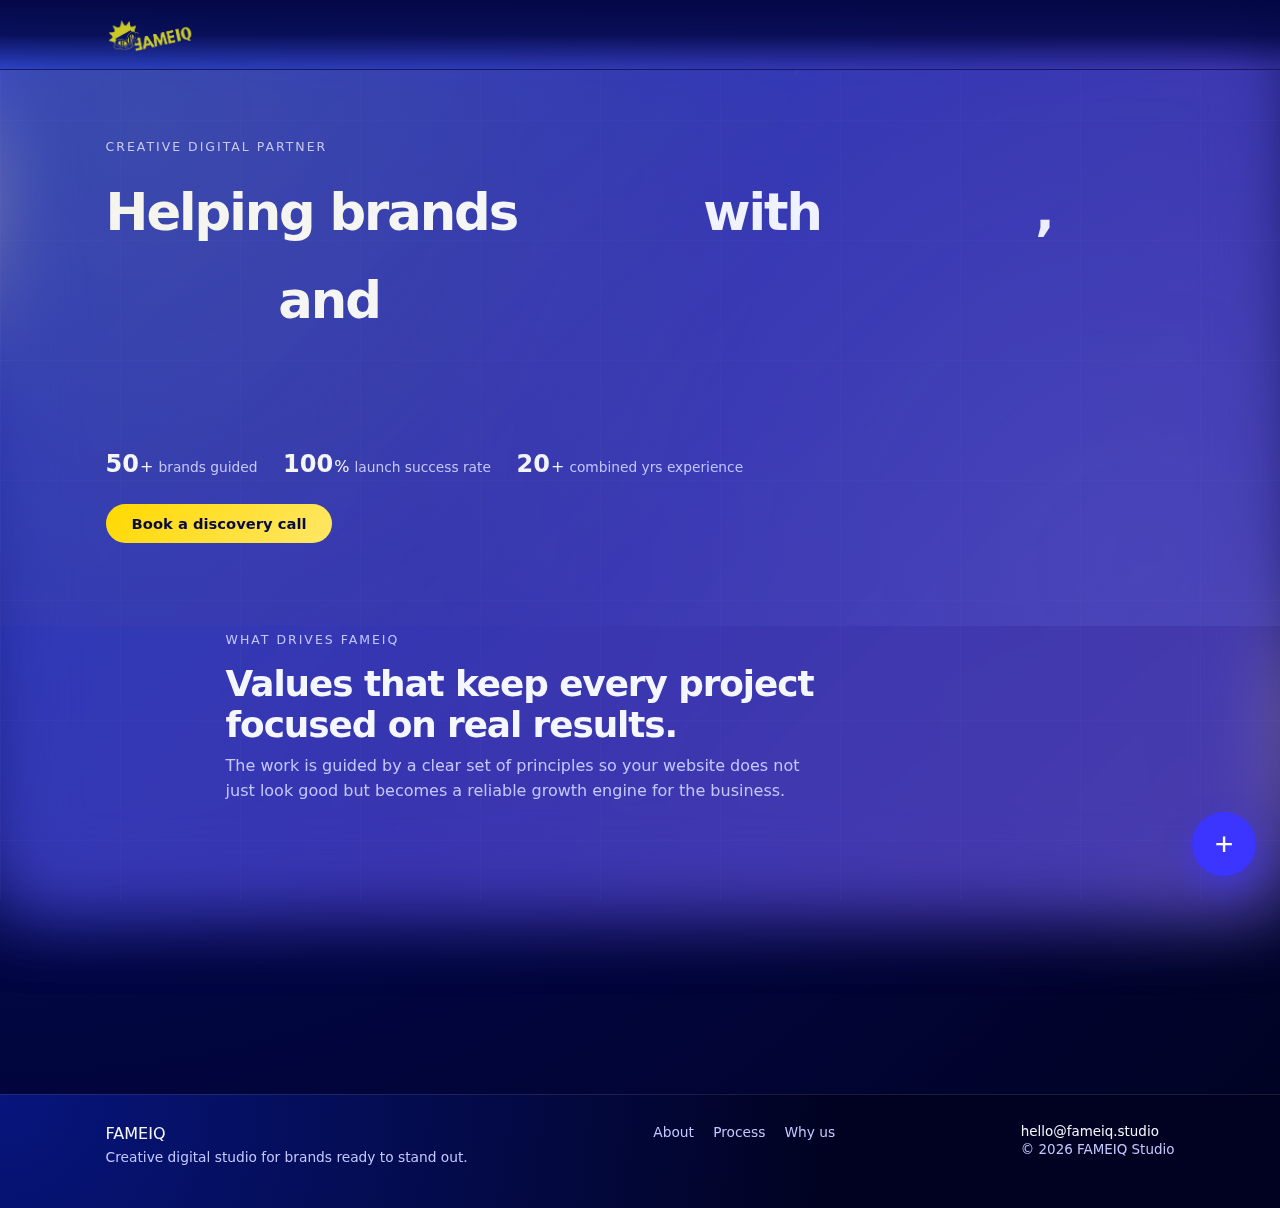
<file: index.html>
<!DOCTYPE html>
<html lang="en">
<head>
  <meta charset="UTF-8" />
  <meta name="viewport" content="width=device-width, initial-scale=1.0" />
  <title>FAMEIQ — Creative Digital Studio</title>
  <meta
    name="description"
    content="FAMEIQ helps brands scale with strategy, design, and high-performing web experiences for ambitious businesses."
  />
  <link rel="stylesheet" href="style.css" />
  <script src="main.js" defer></script>
</head>
<body data-page="home">
  <!-- ================= HEADER ================= -->
  <header class="site-header">
    <div class="container header-inner">
      <a class="brand" href="index.html" aria-label="FAMEIQ — Home">
        <img src="logo.png" alt="FAMEIQ" class="brand-logo" />
      </a>

      <!-- NAV REMOVED: keep minimal header with logo only -->
      <nav class="nav" aria-label="Primary navigation"></nav>
    </div>
  </header>

  <!-- ================= BACKGROUND LAYER ================= -->
  <div class="background-layer" aria-hidden="true">
    <canvas id="bgCanvas"></canvas>
    <div class="orb orb-left"></div>
    <div class="orb orb-right"></div>
  </div>

  <!-- ================= PAGE ================= -->
  <main class="page" id="top">
    <!-- ================ HERO ================ -->
    <section class="section hero hero-section" aria-labelledby="hero-title">
      <div class="container hero-inner">
        <div class="hero-copy reveal-up">
          <p class="eyebrow">Creative digital partner</p>
          <h1 class="hero-title" id="hero-title">
            Helping brands 
            <span class="highlight-inline">grow</span>
            <span class="hero-title">with</span>
            <span class="highlight-inline">design</span>,
            <span class="highlight-inline">story</span> and
            <span
  class="highlight-inline highlight-rollout"
  data-words="advanced web,digital strategy,creative tech,brand systems,scalable growth"
>
  <span class="roll-text">advanced web</span>
</span>



          </h1>
          <p class="hero-subtitle">
            FAMEIQ is a creative studio that turns ambitious ideas into
            high‑performing digital experiences — blending strategy, visual identity
            and web development to help businesses grow faster.
          </p>

          <div class="hero-metrics">
  <div class="metric">
    <span class="metric-value" data-target="50">0</span><span class="metric-suffix">+</span>
    <span class="metric-label">brands guided</span>
  </div>
  <div class="metric">
    <span class="metric-value" data-target="100">0</span><span class="metric-suffix">%</span>
    <span class="metric-label">launch success rate</span>
  </div>
  <div class="metric">
    <span class="metric-value" data-target="20">0</span><span class="metric-suffix">+</span>
    <span class="metric-label">combined yrs experience</span>
  </div>
</div>


          <div class="hero-actions">
            <a href="contact.html" class="btn btn-primary">Book a discovery call</a>
          </div>
        </div>

        <!-- NEW: circular line animation on the right side of the hero -->
        <!-- Right-side animated links column -->


        
    </section>

    <!-- ================ VALUES ================ -->
    <section class="section values-section" aria-labelledby="values-title">
      <div class="container section-header reveal-up">
        <p class="eyebrow">What drives FAMEIQ</p>
        <h2 id="values-title">Values that keep every project focused on real results.</h2>
        <p class="section-intro">
          The work is guided by a clear set of principles so your website does not just look
          good but becomes a reliable growth engine for the business.
        </p>
      </div>

      <div class="container values-grid">
        <article class="values-card glass reveal-up">
          <h3>Clarity over clutter</h3>
          <p>
            Every screen is crafted to communicate one clear story — your value, your offer,
            and why it matters right now.
          </p>
        </article>

        <article class="values-card glass reveal-up" style="--delay:0.06s">
          <h3>Design that sells</h3>
          <p>
            Layouts, copy and interactions are aligned around one goal:
            moving visitors smoothly toward action, not just admiration.
          </p>
        </article>

        <article class="values-card glass reveal-up" style="--delay:0.12s">
          <h3>Long‑term partnerships</h3>
          <p>
            FAMEIQ works as an extension of your team, iterating with you as the brand evolves
            instead of handing over a static site.
          </p>
        </article>
      </div>
    </section>
  </main>

  <!-- ================= FOOTER ================= -->
  <footer class="site-footer">
    <div class="container footer-inner">
      <div class="footer-brand">
        <span class="brand-text">FAMEIQ</span>
        <p>Creative digital studio for brands ready to stand out.</p>
      </div>
      <nav class="footer-nav" aria-label="Footer navigation">
        <a href="about.html">About</a>
        <a href="process.html">Process</a>
        <a href="why-us.html">Why us</a>
      </nav>
      <div class="footer-meta">
        <a href="mailto:hello@fameiq.studio">hello@fameiq.studio</a>
        <span>© <span id="year"></span> FAMEIQ Studio</span>
      </div>
    </div>
    <div class="background-layer" aria-hidden="true"></div>

  </footer>
<!-- ChatGPT-style Plus Menu -->
<div id="plusMenuRoot">
  <button id="plusToggle" aria-label="Open menu">+</button>

  <div id="plusMenu">
    <a href="about.html"> About</a>
    <a href="process.html">Process</a>
    <a href="why-us.html">Why Us</a>
    <a href="contact.html">Contact</a>
  </div>
</div>


</body>
</html>
</file>
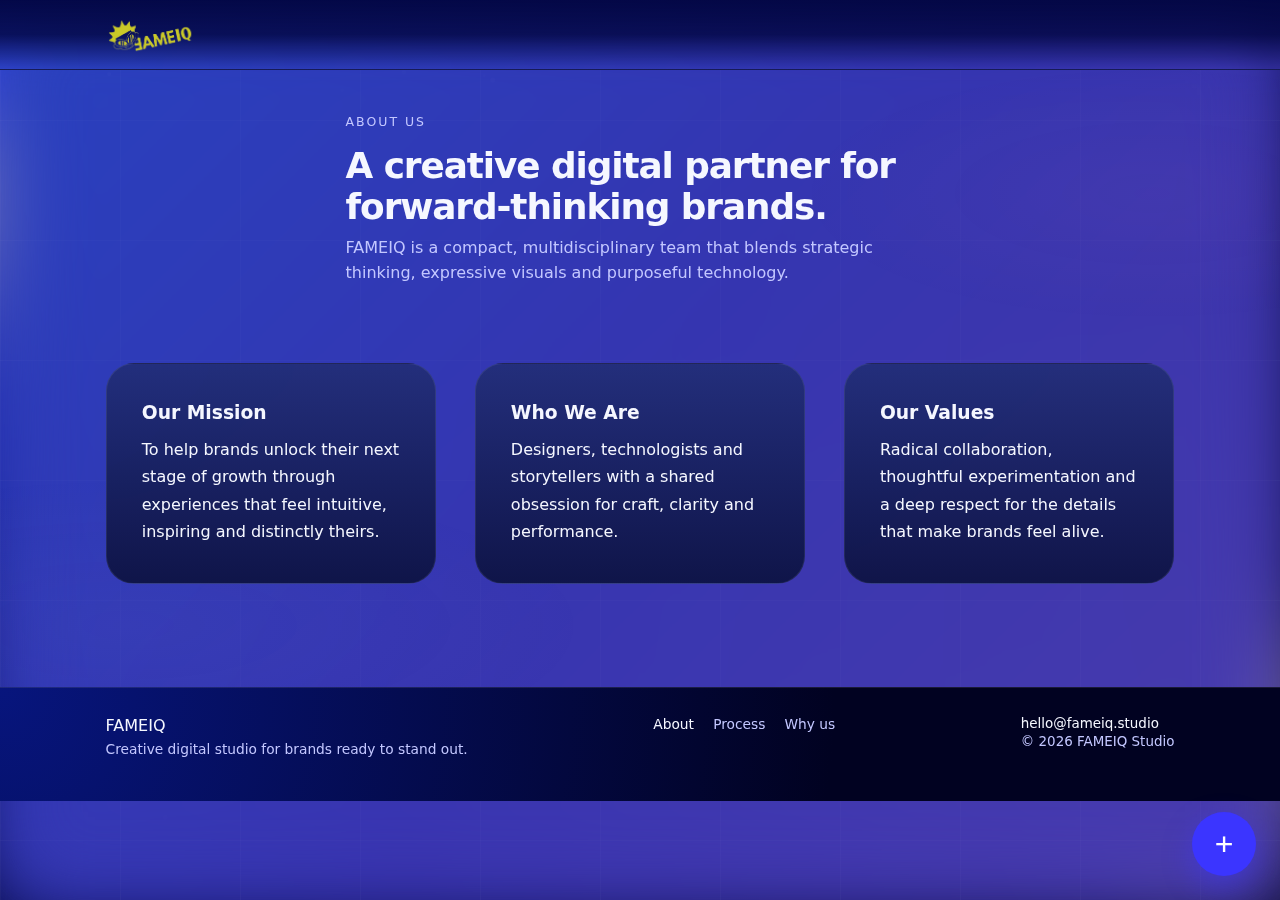
<file: about.html>
<!DOCTYPE html>
<html lang="en">
<head>
  <meta charset="UTF-8" />
  <meta name="viewport" content="width=device-width, initial-scale=1.0" />
  <title>About — FAMEIQ</title>
  <link rel="stylesheet" href="style.css" />
  <script src="main.js" defer></script>
</head>
<body data-page="about">
  <header class="site-header">
    <div class="container header-inner">
      <a class="brand" href="index.html" aria-label="FAMEIQ — Home">
        <img src="logo.png" alt="FAMEIQ" class="brand-logo" />
      </a>
      <nav class="nav" aria-label="Primary navigation">
        <button class="nav-toggle" aria-expanded="false" aria-label="Toggle navigation">
          <span class="nav-toggle-line"></span>
          <span class="nav-toggle-line"></span>
        </button>
        <ul class="nav-links">
          <li><a href="about.html" class="is-active">About</a></li>
          <li><a href="process.html">Process</a></li>
          <li><a href="why-us.html">Why Us</a></li>
          <li>
            <a href="contact.html" class="btn btn-small btn-outline">Let’s Talk</a>
          </li>
        </ul>
      </nav>
    </div>
  </header>

  <div class="background-layer" aria-hidden="true">
    <canvas id="bgCanvas"></canvas>
    <div class="orb orb-left"></div>
    <div class="orb orb-right"></div>
  </div>

  <main class="page">
    <section class="section about-section" aria-labelledby="about-title">
      <div class="container section-header reveal-up">
        <p class="eyebrow">About us</p>
        <h2 id="about-title">A creative digital partner for forward‑thinking brands.</h2>
        <p class="section-intro">
          FAMEIQ is a compact, multidisciplinary team that blends strategic
          thinking, expressive visuals and purposeful technology.
        </p>
      </div>

      <div class="container about-grid">
        <article class="why-card glass reveal-up">
          <h3>Our Mission</h3>
          <p>
            To help brands unlock their next stage of growth through experiences
            that feel intuitive, inspiring and distinctly theirs.
          </p>
        </article>

        <article class="why-card glass reveal-up" style="--delay:0.08s">
          <h3>Who We Are</h3>
          <p>
            Designers, technologists and storytellers with a shared obsession
            for craft, clarity and performance.
          </p>
        </article>

        <article class="why-card glass reveal-up" style="--delay:0.16s">
          <h3>Our Values</h3>
          <p>
            Radical collaboration, thoughtful experimentation and a deep respect
            for the details that make brands feel alive.
          </p>
        </article>
      </div>
    </section>
  </main>

  <footer class="site-footer">
    <div class="container footer-inner">
      <div class="footer-brand">
        <span class="brand-text">FAMEIQ</span>
        <p>Creative digital studio for brands ready to stand out.</p>
      </div>
      <nav class="footer-nav" aria-label="Footer navigation">
        <a href="about.html" class="is-active">About</a>
        <a href="process.html">Process</a>
        <a href="why-us.html">Why us</a>
      </nav>
      <div class="footer-meta">
        <a href="mailto:hello@fameiq.studio">hello@fameiq.studio</a>
        <span>© <span id="year"></span> FAMEIQ Studio</span>
      </div>
    </div>
    <div class="background-layer" aria-hidden="true"></div>

  </footer>
<!-- ChatGPT-style Plus Menu -->
<div id="plusMenuRoot">
  <button id="plusToggle" aria-label="Open menu">+</button>

  <div id="plusMenu">
    <a href="index.html">Home</a>
    <a href="process.html">Process</a>
    <a href="why-us.html">Why Us</a>
    <a href="contact.html">Contact</a>
  </div>
</div>


</body>
</html>
</file>
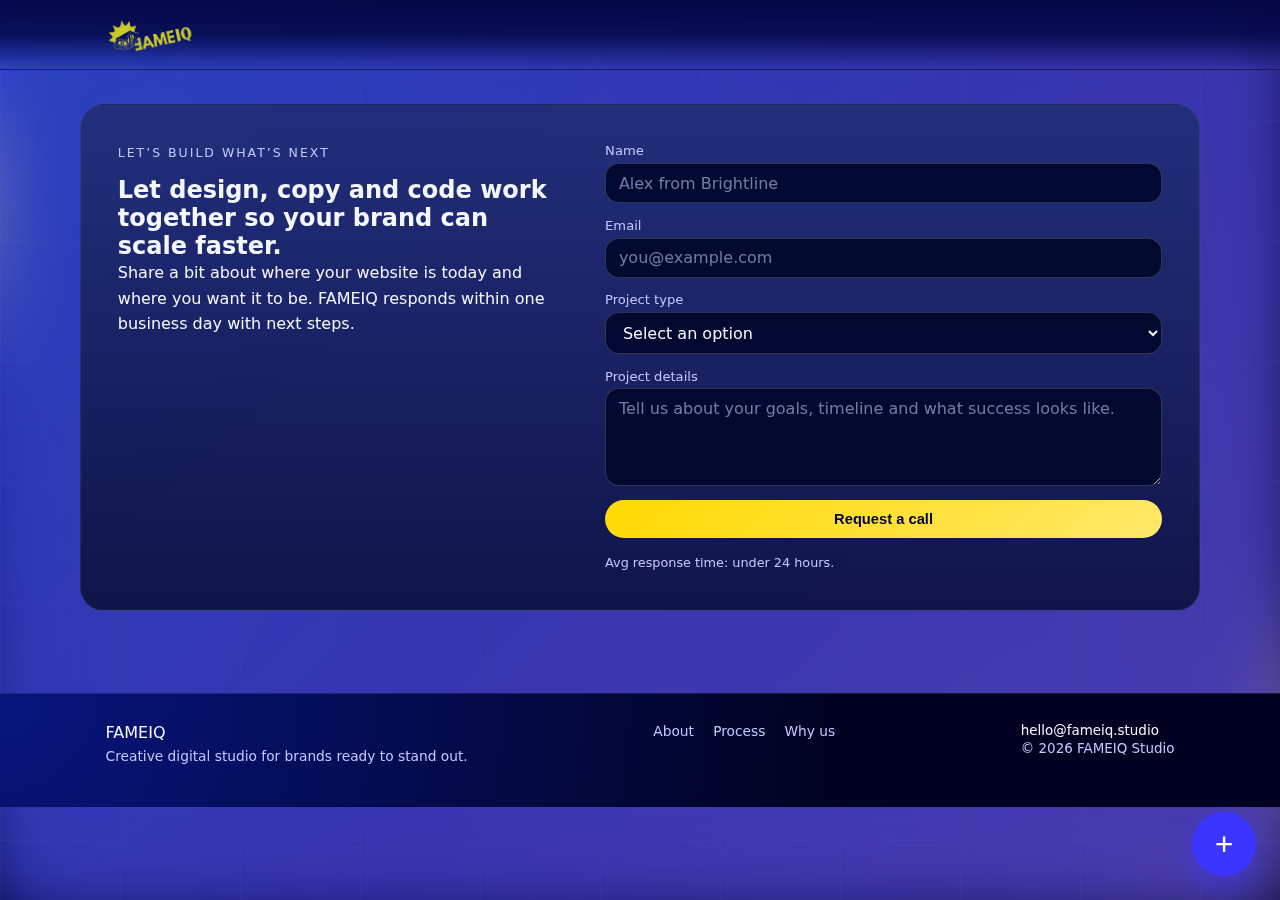
<file: contact.html>
<!DOCTYPE html>
<html lang="en">
<head>
  <meta charset="UTF-8" />
  <meta name="viewport" content="width=device-width, initial-scale=1.0" />
  <title>Let’s Talk — FAMEIQ</title>
  <link rel="stylesheet" href="style.css" />
  <script src="main.js" defer></script>
</head>
<body data-page="contact">
  <header class="site-header">
    <div class="container header-inner">
      <a class="brand" href="index.html" aria-label="FAMEIQ — Home">
        <img src="logo.png" alt="FAMEIQ" class="brand-logo" />
      </a>
      <nav class="nav" aria-label="Primary navigation">
        <button class="nav-toggle" aria-expanded="false" aria-label="Toggle navigation">
          <span class="nav-toggle-line"></span>
          <span class="nav-toggle-line"></span>
        </button>
        <ul class="nav-links">
          <li><a href="about.html">About</a></li>
          <li><a href="process.html">Process</a></li>
          <li><a href="why-us.html">Why Us</a></li>
          <li>
            <a href="contact.html" class="btn btn-small btn-outline is-active">Let’s Talk</a>
          </li>
        </ul>
      </nav>
    </div>
  </header>

  <div class="background-layer" aria-hidden="true">
    <canvas id="bgCanvas"></canvas>
    <div class="orb orb-left"></div>
    <div class="orb orb-right"></div>
  </div>

  <main class="page">
    <section class="section contact-section" aria-labelledby="contact-title">
      <div class="container contact-card cta-inner glass reveal-up">
        <div class="cta-copy">
          <p class="eyebrow">Let’s build what’s next</p>
          <h2 id="contact-title">Let design, copy and code work together so your brand can scale faster.</h2>
          <p>
            Share a bit about where your website is today and where you want it to be.
            FAMEIQ responds within one business day with next steps.
          </p>
        </div>

        <form class="contact-form" novalidate>
          <div class="form-row">
            <label for="name">Name</label>
            <input id="name" type="text" name="name" required placeholder="Alex from Brightline" />
          </div>
          <div class="form-row">
            <label for="email">Email</label>
            <input id="email" type="email" name="email" required placeholder="you@example.com" />
          </div>
          <div class="form-row">
            <label for="type">Project type</label>
            <select id="type" name="type">
              <option value="">Select an option</option>
              <option value="rebuild">Website rebuild</option>
              <option value="new">New website</option>
              <option value="audit">UX / conversion audit</option>
            </select>
          </div>
          <div class="form-row">
            <label for="message">Project details</label>
            <textarea id="message" name="message" rows="4" required placeholder="Tell us about your goals, timeline and what success looks like."></textarea>
          </div>
          <button type="submit" class="btn btn-primary btn-full">
            Request a call
          </button>
          <p class="form-note">Avg response time: under 24 hours.</p>
        </form>
      </div>
    </section>
  </main>

  <footer class="site-footer">
    <div class="container footer-inner">
      <div class="footer-brand">
        <span class="brand-text">FAMEIQ</span>
        <p>Creative digital studio for brands ready to stand out.</p>
      </div>
      <nav class="footer-nav" aria-label="Footer navigation">
        <a href="about.html">About</a>
        <a href="process.html">Process</a>
        <a href="why-us.html">Why us</a>
      </nav>
      <div class="footer-meta">
        <a href="mailto:hello@fameiq.studio">hello@fameiq.studio</a>
        <span>© <span id="year"></span> FAMEIQ Studio</span>
      </div>
    </div>
    <div class="background-layer" aria-hidden="true"></div>

  </footer>
<!-- ChatGPT-style Plus Menu -->
<div id="plusMenuRoot">
  <button id="plusToggle" aria-label="Open menu">+</button>

  <div id="plusMenu">
    <a href="index.html">Home</a>
    <a href="about.html">About</a>
    <a href="process.html">Process</a>
    <a href="why-us.html">Why Us</a>
  </div>
</div>

</body>
</html>
</file>
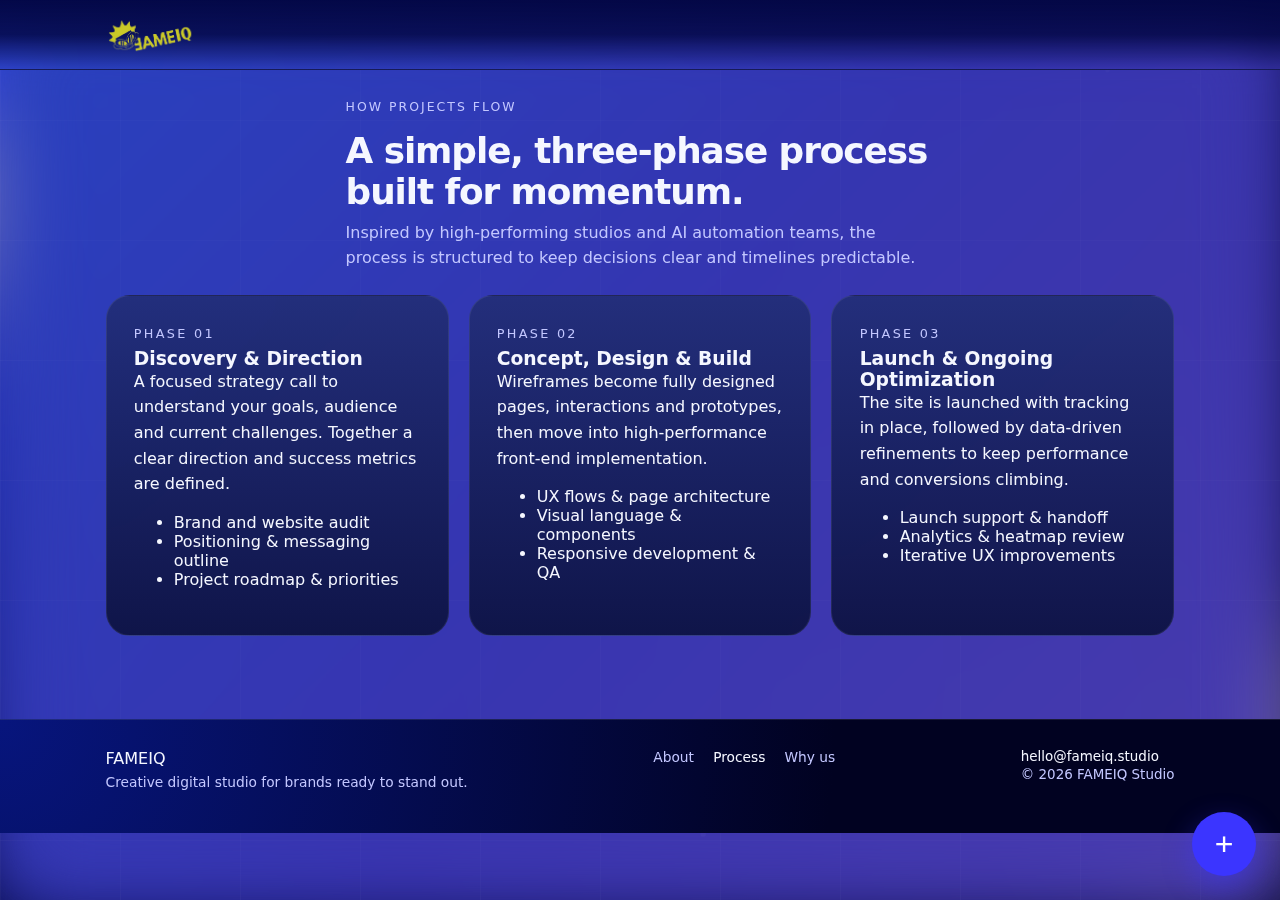
<file: process.html>
<!DOCTYPE html>
<html lang="en">
<head>
  <meta charset="UTF-8" />
  <meta name="viewport" content="width=device-width, initial-scale=1.0" />
  <title>Process — FAMEIQ</title>
  <link rel="stylesheet" href="style.css" />
  <script src="main.js" defer></script>
</head>
<body data-page="process">
  <header class="site-header">
    <div class="container header-inner">
      <a class="brand" href="index.html" aria-label="FAMEIQ — Home">
        <img src="logo.png" alt="FAMEIQ" class="brand-logo" />
      </a>
      <nav class="nav" aria-label="Primary navigation">
        <button class="nav-toggle" aria-expanded="false" aria-label="Toggle navigation">
          <span class="nav-toggle-line"></span>
          <span class="nav-toggle-line"></span>
        </button>
        <ul class="nav-links">
          <li><a href="about.html">About</a></li>
          <li><a href="process.html" class="is-active">Process</a></li>
          <li><a href="why-us.html">Why Us</a></li>
          <li>
            <a href="contact.html" class="btn btn-small btn-outline">Let’s Talk</a>
          </li>
        </ul>
      </nav>
    </div>
  </header>

  <div class="background-layer" aria-hidden="true">
    <canvas id="bgCanvas"></canvas>
    <div class="orb orb-left"></div>
    <div class="orb orb-right"></div>
  </div>

  <main class="page">
    <section class="section process-section" aria-labelledby="process-title">
      <div class="container section-header reveal-up">
        <p class="eyebrow">How projects flow</p>
        <h2 id="process-title">A simple, three‑phase process built for momentum.</h2>
        <p class="section-intro">
          Inspired by high‑performing studios and AI automation teams, the process is structured
          to keep decisions clear and timelines predictable.
        </p>
      </div>

      <div class="container process-grid">
        <article class="process-card glass process-card--primary reveal-up">
          <div class="process-step">Phase 01</div>
          <h3>Discovery & Direction</h3>
          <p>
            A focused strategy call to understand your goals, audience and current challenges.
            Together a clear direction and success metrics are defined.
          </p>
          <ul>
            <li>Brand and website audit</li>
            <li>Positioning & messaging outline</li>
            <li>Project roadmap & priorities</li>
          </ul>
        </article>

        <article class="process-card glass process-card--primary reveal-up" style="--delay:0.08s">
          <div class="process-step">Phase 02</div>
          <h3>Concept, Design & Build</h3>
          <p>
            Wireframes become fully designed pages, interactions and prototypes, then move
            into high‑performance front‑end implementation.
          </p>
          <ul>
            <li>UX flows & page architecture</li>
            <li>Visual language & components</li>
            <li>Responsive development & QA</li>
          </ul>
        </article>

        <article class="process-card glass process-card--primary reveal-up" style="--delay:0.16s">
          <div class="process-step">Phase 03</div>
          <h3>Launch & Ongoing Optimization</h3>
          <p>
            The site is launched with tracking in place, followed by data‑driven refinements
            to keep performance and conversions climbing.
          </p>
          <ul>
            <li>Launch support & handoff</li>
            <li>Analytics & heatmap review</li>
            <li>Iterative UX improvements</li>
          </ul>
        </article>
      </div>
    </section>
  </main>

  <footer class="site-footer">
    <div class="container footer-inner">
      <div class="footer-brand">
        <span class="brand-text">FAMEIQ</span>
        <p>Creative digital studio for brands ready to stand out.</p>
      </div>
      <nav class="footer-nav" aria-label="Footer navigation">
        <a href="about.html">About</a>
        <a href="process.html" class="is-active">Process</a>
        <a href="why-us.html">Why us</a>
      </nav>
      <div class="footer-meta">
        <a href="mailto:hello@fameiq.studio">hello@fameiq.studio</a>
        <span>© <span id="year"></span> FAMEIQ Studio</span>
      </div>
    </div>
    <div class="background-layer" aria-hidden="true"></div>

  </footer>
<!-- ChatGPT-style Plus Menu -->
<div id="plusMenuRoot">
  <button id="plusToggle" aria-label="Open menu">+</button>

  <div id="plusMenu">
    <a href="index.html">Home</a>
    <a href="about.html">About</a>
    <a href="why-us.html">Why Us</a>
    <a href="contact.html">Contact</a>
  </div>
</div>


</body>
</html>
</file>
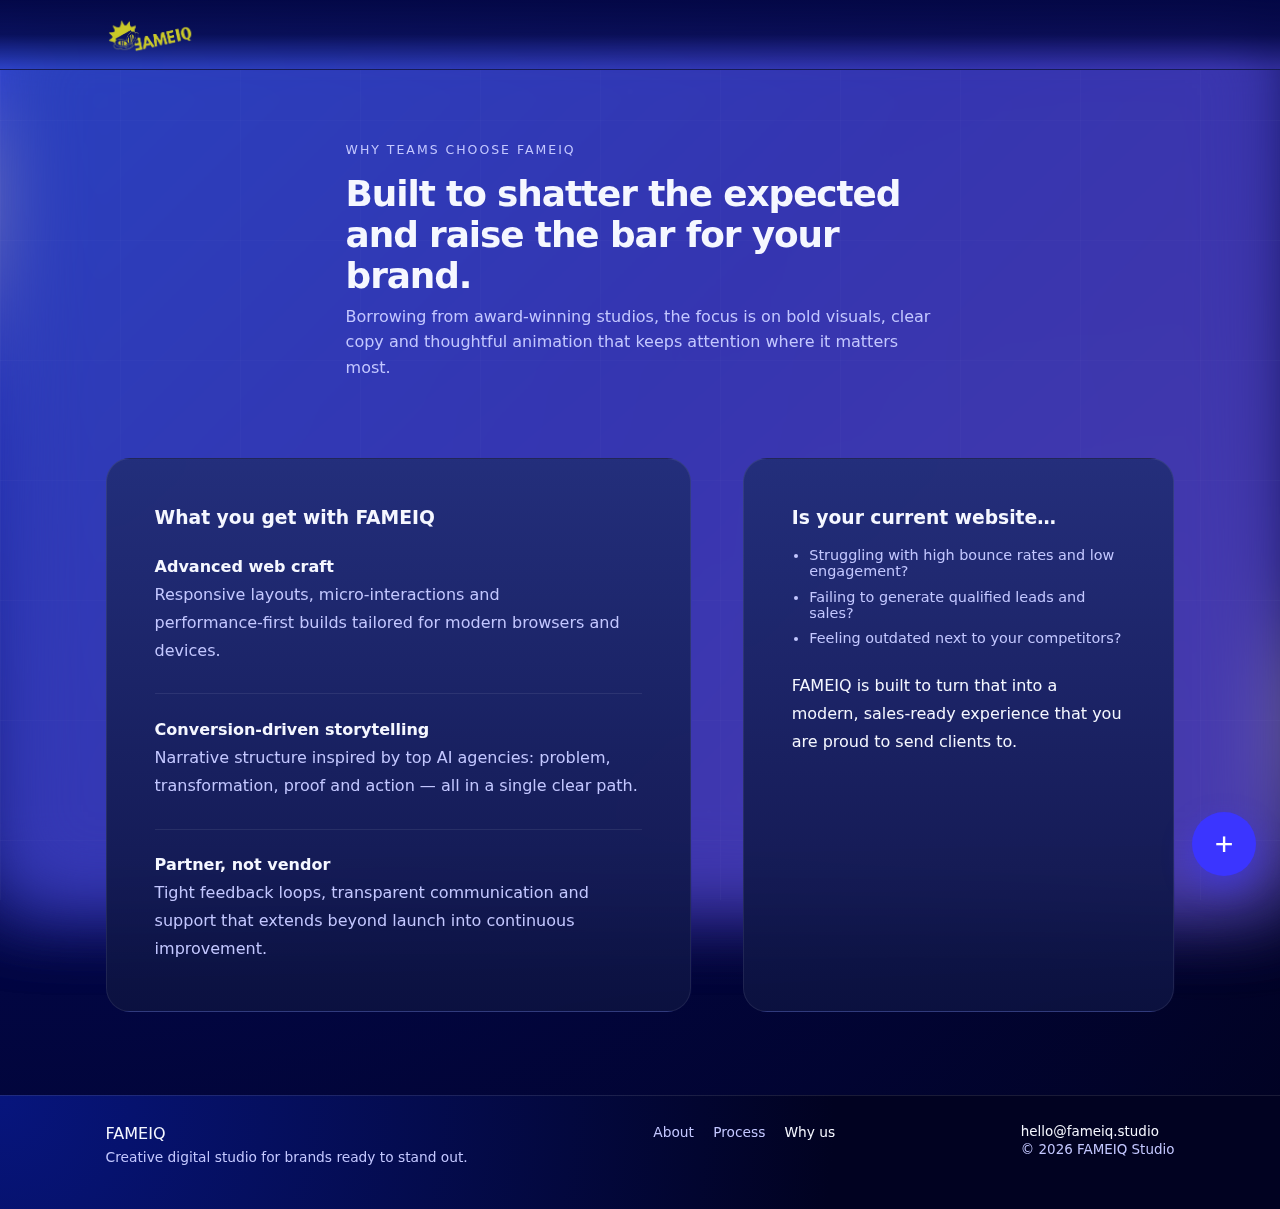
<file: why-us.html>
<!DOCTYPE html>
<html lang="en">
<head>
  <meta charset="UTF-8" />
  <meta name="viewport" content="width=device-width, initial-scale=1.0" />
  <title>Why Us — FAMEIQ</title>
  <link rel="stylesheet" href="style.css" />
  <script src="main.js" defer></script>
</head>
<body data-page="why-us">
  <header class="site-header">
    <div class="container header-inner">
      <a class="brand" href="index.html" aria-label="FAMEIQ — Home">
        <img src="logo.png" alt="FAMEIQ" class="brand-logo" />
      </a>
      <nav class="nav" aria-label="Primary navigation">
        <button class="nav-toggle" aria-expanded="false" aria-label="Toggle navigation">
          <span class="nav-toggle-line"></span>
          <span class="nav-toggle-line"></span>
        </button>
        <ul class="nav-links">
          <li><a href="about.html">About</a></li>
          <li><a href="process.html">Process</a></li>
          <li><a href="why-us.html" class="is-active">Why Us</a></li>
          <li>
            <a href="contact.html" class="btn btn-small btn-outline">Let’s Talk</a>
          </li>
        </ul>
      </nav>
    </div>
  </header>

  <div class="background-layer" aria-hidden="true">
    <canvas id="bgCanvas"></canvas>
    <div class="orb orb-left"></div>
    <div class="orb orb-right"></div>
  </div>

  <main class="page">
    <section class="section why-section" aria-labelledby="why-title">
      <div class="container section-header reveal-up">
        <p class="eyebrow">Why teams choose FAMEIQ</p>
        <h2 id="why-title">Built to shatter the expected and raise the bar for your brand.</h2>
        <p class="section-intro">
          Borrowing from award‑winning studios, the focus is on bold visuals, clear copy and
          thoughtful animation that keeps attention where it matters most.
        </p>
      </div>

      <div class="container why-layout">
        <div class="why-left glass why-card reveal-up">
          <h3 class="why-left-title">What you get with FAMEIQ</h3>

          <div class="why-left-item">
            <h4 class="why-label">Advanced web craft</h4>
            <p>
              Responsive layouts, micro‑interactions and performance‑first builds tailored
              for modern browsers and devices.
            </p>
          </div>

          <div class="why-left-item">
            <h4 class="why-label">Conversion‑driven storytelling</h4>
            <p>
              Narrative structure inspired by top AI agencies: problem, transformation,
              proof and action — all in a single clear path.
            </p>
          </div>

          <div class="why-left-item">
            <h4 class="why-label">Partner, not vendor</h4>
            <p>
              Tight feedback loops, transparent communication and support that extends
              beyond launch into continuous improvement.
            </p>
          </div>
        </div>

        <aside class="why-side glass why-card reveal-fade">
          <h3>Is your current website…</h3>
          <ul class="why-questions">
            <li>Struggling with high bounce rates and low engagement?</li>
            <li>Failing to generate qualified leads and sales?</li>
            <li>Feeling outdated next to your competitors?</li>
          </ul>
          <p>
            FAMEIQ is built to turn that into a modern, sales‑ready experience that you are proud
            to send clients to.
          </p>
        </aside>
      </div>
    </section>
  </main>

  <footer class="site-footer">
    <div class="container footer-inner">
      <div class="footer-brand">
        <span class="brand-text">FAMEIQ</span>
        <p>Creative digital studio for brands ready to stand out.</p>
      </div>
      <nav class="footer-nav" aria-label="Footer navigation">
        <a href="about.html">About</a>
        <a href="process.html">Process</a>
        <a href="why-us.html" class="is-active">Why us</a>
      </nav>
      <div class="footer-meta">
        <a href="mailto:hello@fameiq.studio">hello@fameiq.studio</a>
        <span>© <span id="year"></span> FAMEIQ Studio</span>
      </div>
    </div>
    <div class="background-layer" aria-hidden="true"></div>

  </footer>
<!-- ChatGPT-style Plus Menu -->
<div id="plusMenuRoot">
  <button id="plusToggle" aria-label="Open menu">+</button>

  <div id="plusMenu">
    <a href="index.html">Home</a>
    <a href="about.html">About</a>
    <a href="process.html">Process</a>
    <a href="contact.html">Contact</a>
  </div>
</div>
</body>
</html>
</file>
<file: style.css>
/* =============== ROOT & RESET =============== */

:root {
  --color-bg: #020bff;
  --color-bg-deep: #020642;
  --color-accent: #ffd900;
  --color-accent-soft: rgba(255, 217, 0, 0.1);
  --color-text: #f5f7ff;
  --color-muted: #c3c7ff;
  --border-subtle: rgba(255, 255, 255, 0.12);
  --radius-lg: 24px;
  --radius-md: 18px;
  --radius-pill: 999px;
  --shadow-soft: 0 18px 45px rgba(0, 0, 0, 0.35);
  --shadow-lift: 0 24px 65px rgba(0, 0, 0, 0.55);
  --blur-glass: 26px;
  --transition-fast: 200ms cubic-bezier(0.19, 1, 0.22, 1);
  --transition-slow: 600ms cubic-bezier(0.19, 1, 0.22, 1);
  --container-width: 1120px;
}
/* ====================================
    RESET
==================================== */

*,
*::before,
*::after {
  box-sizing: border-box;
}

html,
body {
  margin: 0;
  padding: 0;
}

/* ====================================
   VARIABLES
==================================== */

:root {
  --color-bg: #020bff;
  --color-bg-deep: #020642;
  --color-accent: #ffd900;
  --color-accent-soft: rgba(255, 217, 0, 0.1);
  --color-text: #f5f7ff;
  --color-muted: #c3c7ff;
  --border-subtle: rgba(255, 255, 255, 0.12);

  --radius-lg: 24px;
  --radius-md: 18px;
  --radius-pill: 999px;

  --shadow-soft: 0 18px 45px rgba(0, 0, 0, 0.35);
  --shadow-lift: 0 24px 65px rgba(0, 0, 0, 0.55);
  --blur-glass: 26px;

  --transition-fast: 200ms cubic-bezier(0.19, 1, 0.22, 1);
  --transition-slow: 600ms cubic-bezier(0.19, 1, 0.22, 1);
  --container-width: 1120px;
}

/* ====================================
   GLOBAL
==================================== */

body {
  font-family: system-ui, -apple-system, BlinkMacSystemFont, "Inter", "Segoe UI", sans-serif;
  color: var(--color-text);
  background: radial-gradient(circle at 0 0, #2b3cff 0, #020642 55%, #010221 100%);
  min-height: 100vh;
  scroll-behavior: smooth;
}

a {
  color: inherit;
  text-decoration: none;
}

h1,
h2,
h3,
h4 {
  margin: 0;
  font-weight: 650;
}

p {
  margin: 0;
  line-height: 1.6;
}

.container {
  width: 100%;
  max-width: var(--container-width);
  margin-inline: auto;
  padding-inline: 1.6rem;
}

.section {
  position: relative;
  padding: 5.2rem 0;
}

.section-header {
  max-width: 640px;
}

.section-header h2 {
  font-size: clamp(2rem, 2.8vw, 2.6rem);
  letter-spacing: -0.03em;
}

.section-intro {
  margin-top: 0.5rem;
  color: var(--color-muted);
}

.eyebrow {
  font-size: 0.78rem;
  letter-spacing: 0.16em;
  text-transform: uppercase;
  color: var(--color-muted);
  margin-bottom: 0.8rem;
}

/* ====================================
   LAYOUT & PAGE TRANSITION
==================================== */

.page {
  opacity: 0;
  transform: translateY(8px);
  transition: opacity 400ms cubic-bezier(0.19, 1, 0.22, 1),
              transform 400ms cubic-bezier(0.19, 1, 0.22, 1);
}

.page-is-ready .page {
  opacity: 1;
  transform: translateY(0);
}

/* ====================================
   HEADER
==================================== */

.site-header {
  position: sticky;
  top: 0;
  z-index: 40;
  backdrop-filter: blur(18px);
  background: linear-gradient(
    to bottom,
    rgba(2, 6, 66, 0.96),
    rgba(2, 6, 66, 0.82),
    transparent
  );
  border-bottom: 1px solid rgba(255, 255, 255, 0.08);
}

.header-inner {
  display: flex;
  align-items: center;
  justify-content: space-between;
  padding-block: 0.9rem;
}

.brand {
  display: inline-flex;
  align-items: center;
  justify-content: center;
}

.brand-logo {
  height: 40px;
  width: auto;
  display: block;
  border-radius: 10px;
  mix-blend-mode: screen;
  background-color: transparent;
}

.nav {
  position: relative;
}

.nav-links {
  list-style: none;
  display: flex;
  align-items: center;
  gap: 1.4rem;
  margin: 0;
  padding: 0;
}

.nav-links a {
  font-size: 0.9rem;
  color: var(--color-muted);
  transition: color var(--transition-fast);
}

.nav-links a:hover,
.nav-links a.is-active {
  color: var(--color-text);
}

.nav-toggle {
  display: none;
  width: 40px;
  height: 40px;
  border-radius: var(--radius-pill);
  border: 1px solid rgba(255, 255, 255, 0.18);
  background: rgba(3, 12, 76, 0.96);
  align-items: center;
  justify-content: center;
}

.nav-toggle-line {
  width: 18px;
  height: 1.8px;
  border-radius: var(--radius-pill);
  background: var(--color-text);
  display: block;
  transition: transform var(--transition-fast), opacity var(--transition-fast);
}

.nav-toggle-line + .nav-toggle-line {
  margin-top: 4px;
}

/* ====================================
   BUTTONS
==================================== */

.btn {
  border: none;
  border-radius: var(--radius-pill);
  padding: 0.7rem 1.6rem;
  font-size: 0.92rem;
  font-weight: 550;
  cursor: pointer;
  display: inline-flex;
  align-items: center;
  justify-content: center;
  gap: 0.35rem;
  white-space: nowrap;
  transition: transform var(--transition-fast), box-shadow var(--transition-fast),
    background var(--transition-fast), color var(--transition-fast);
}

.btn-primary {
  color: #020642;
  background: linear-gradient(135deg, #ffd900, #ffe86a);
  box-shadow: 0 14px 30px rgba(0, 0, 0, 0.6);
}

.btn-primary:hover {
  transform: translateY(-1px);
  box-shadow: 0 18px 40px rgba(0, 0, 0, 0.72);
}

.btn-outline {
  border: 1px solid rgba(255, 255, 255, 0.25);
  background: rgba(1, 7, 44, 0.86);
  color: var(--color-text);
}

.btn-outline:hover {
  background: rgba(6, 27, 87, 0.98);
}

.btn-ghost {
  background: transparent;
  border-radius: var(--radius-pill);
  border: 1px solid rgba(255, 255, 255, 0.18);
  color: var(--color-muted);
  padding-inline: 1.3rem;
}

.btn-ghost:hover {
  background: rgba(4, 16, 84, 0.94);
  color: var(--color-text);
}

.btn-small {
  padding: 0.55rem 1.2rem;
  font-size: 0.82rem;
}

.btn-full {
  width: 100%;
}

/* ====================================
   BACKGROUND (CANVAS + ORBS)
==================================== */

.background-layer {
  position: fixed;
  inset: 0;
  z-index: -1;
  pointer-events: none;
}

#bgCanvas {
  width: 100%;
  height: 100%;
  display: block;
}

.orb {
  position: absolute;
  width: 320px;
  height: 320px;
  border-radius: 50%;
  filter: blur(58px);
  mix-blend-mode: screen;
  opacity: 0.5;
  background: radial-gradient(circle at 30% 20%, #ffe86a, transparent 60%);
}

.orb-left {
  top: 12%;
  left: -10%;
}

.orb-right {
  bottom: -6%;
  right: -12%;
}

/* digital grid overlay */
.background-layer::before {
  content: "";
  position: absolute;
  inset: 0;
  background-image:
    linear-gradient(rgba(255, 255, 255, 0.055) 1px, transparent 1px),
    linear-gradient(90deg, rgba(255, 255, 255, 0.055) 1px, transparent 1px);
  background-size: 120px 120px, 120px 120px;
  opacity: 0.28;
  mix-blend-mode: soft-light;
  transform-origin: center;
  animation: gridDrift 46s linear infinite;
}

.background-layer::after {
  content: "";
  position: absolute;
  inset: -10% -10%;
  background:
    radial-gradient(circle at 10% 0%, rgba(255, 217, 0, 0.22), transparent 60%),
    radial-gradient(circle at 90% 120%, rgba(104, 124, 255, 0.45), transparent 65%);
  filter: blur(40px);
  opacity: 0.9;
  mix-blend-mode: screen;
}

/* ====================================
   HERO SECTION
==================================== */

.hero {
  padding-top: 5.4rem;
}

.hero-inner {
  display: grid;
  grid-template-columns: minmax(0, 3.1fr);
  gap: 3.2rem;
  align-items: center;
}

.hero-title {
  font-size: clamp(2.3rem, 4vw, 3.4rem);
  letter-spacing: -0.04em;
  margin-bottom: 1.2rem;
}

.highlight-inline {
  display: inline-block;
  padding-inline: 0.18em;
  border-radius: 0.18em;
  background: var(--color-accent);
  color: #020642;
  box-shadow: 0 7px 18px rgba(0, 0, 0, 0.5);
}

.hero-subtitle {
  color: var(--color-muted);
  max-width: 520px;
  margin-bottom: 1.5rem;
}

.hero-metrics {
  display: flex;
  flex-wrap: wrap;
  gap: 1.6rem;
  margin-bottom: 1.6rem;
}

.metric-value {
  display: block;
  font-size: 1.5rem;
  font-weight: 650;
}

.metric-label {
  font-size: 0.86rem;
  color: var(--color-muted);
}

.hero-actions {
  display: flex;
  flex-wrap: wrap;
  gap: 0.8rem;
}

/* ====================================
   GLASS UTILITY
==================================== */

.glass {
  background: linear-gradient(
      135deg,
      rgba(255, 255, 255, 0.16),
      rgba(255, 255, 255, 0.02)
    ),
    rgba(3, 10, 60, 0.9);
  border-radius: var(--radius-lg);
  border: 1px solid var(--border-subtle);
  backdrop-filter: blur(var(--blur-glass));
  box-shadow: var(--shadow-soft);
}

/* ====================================
   VALUES SECTION (.values-section / .values-card)
==================================== */

.values-section {
  padding-top: 3.8rem;
}

.values-grid {
  margin-top: 2.3rem;
  display: grid;
  grid-template-columns: repeat(3, minmax(0, 1fr));
  gap: 1.6rem;
}

.values-card {
  padding: 1.8rem 1.7rem;
}

/* ====================================
   PROCESS SECTION (.process-section / .process-card)
==================================== */

.process-section {
  padding-top: 4.2rem;
}

.process-grid {
  margin-top: 2.4rem;
  display: grid;
  grid-template-columns: repeat(3, minmax(0, 1fr));
  gap: 1.6rem;
}

.process-card {
  padding: 1.9rem 1.7rem;
}

.process-step {
  font-size: 0.8rem;
  text-transform: uppercase;
  letter-spacing: 0.18em;
  color: var(--color-muted);
  margin-bottom: 0.4rem;
}

/* custom gradient for main process cards only */
.process-card--primary {
  background:
    radial-gradient(circle at 5% 0%, rgba(255, 255, 255, 0.10), transparent 55%),
    linear-gradient(145deg, rgba(11, 30, 118, 0.98), rgba(3, 14, 88, 0.98));
  border-color: rgba(255, 255, 255, 0.10);
  box-shadow: 0 22px 60px rgba(0, 0, 0, 0.65);
}

/* ====================================
   WHY SECTION (.why-section / .why-card)
==================================== */

.why-section {
  padding-top: 4.4rem;
}

.why-layout {
  margin-top: 2.4rem;
  display: grid;
  grid-template-columns: minmax(0, 1.9fr) minmax(0, 1.4fr);
  gap: 1.7rem;
}

.why-left {
  padding: 1.9rem 1.8rem 1.8rem;
}

.why-left-title {
  margin-bottom: 1.2rem;
}

.why-left-item + .why-left-item {
  margin-top: 1.1rem;
  padding-top: 1rem;
  border-top: 1px solid rgba(255, 255, 255, 0.08);
}

.why-left-item p {
  color: var(--color-muted);
  margin-top: 0.3rem;
}

.why-side {
  padding: 1.8rem 1.7rem;
}

.why-questions {
  margin: 0 0 0.9rem;
  padding-left: 1.1rem;
  color: var(--color-muted);
  font-size: 0.9rem;
}

/* ====================================
   PROJECTS SECTION (.projects-section / .project-card)
==================================== */

.projects-section {
  padding-top: 4.6rem;
}

.projects-grid {
  margin-top: 2.3rem;
  display: grid;
  grid-template-columns: repeat(3, minmax(0, 1fr));
  gap: 1.6rem;
}

.project-card {
  padding: 1.6rem 1.5rem;
  transition: transform var(--transition-fast), box-shadow var(--transition-fast);
}

.project-card:hover {
  transform: translateY(-6px);
  box-shadow: var(--shadow-lift);
}

.project-tag {
  font-size: 0.78rem;
  text-transform: uppercase;
  letter-spacing: 0.16em;
  color: var(--color-muted);
  margin-bottom: 0.55rem;
}

/* ====================================
   FAQ SECTION (.faq-section / .faq-card)
==================================== */

.faq-section {
  padding-top: 4.4rem;
}

.faq-grid {
  margin-top: 2.4rem;
  display: grid;
  grid-template-columns: repeat(2, minmax(0, 1fr));
  gap: 1.4rem;
}

.faq-column {
  display: flex;
  flex-direction: column;
  gap: 0.6rem;
}

.faq-card {
  padding: 0.9rem 1.1rem;
  border-radius: var(--radius-md);
  background: rgba(219, 220, 228, 0.94);
  border: 1px solid rgba(18, 7, 7, 0.16);
  cursor: pointer;
  display: flex;
  justify-content: space-between;
  align-items: center;
  font-size: 0.92rem;
}

.faq-card span:first-child {
  padding-right: 0.8rem;
}

.faq-icon {
  font-size: 1rem;
  opacity: 0.8;
}

.faq-panel {
  max-height: 0;
  overflow: hidden;
  padding: 0 0.4rem;
  transition: max-height var(--transition-slow), opacity var(--transition-slow);
  opacity: 0;
}

.faq-panel p {
  color: var(--color-muted);
  font-size: 0.9rem;
  padding: 0.4rem 0.7rem 0.7rem;
}

.faq-item.is-open + .faq-panel {
  max-height: 260px;
  opacity: 1;
}

/* ====================================
   CONTACT SECTION (.contact-section / .contact-card)
==================================== */

.contact-section {
  padding-top: 4.6rem;
  padding-bottom: 5.2rem;
}

.contact-card {
  display: grid;
  grid-template-columns: minmax(0, 1.6fr) minmax(0, 2fr);
  gap: 2.6rem;
  padding: 2.4rem 2.3rem 2.3rem;
}

.contact-form {
  display: flex;
  flex-direction: column;
  gap: 0.9rem;
}

.form-row {
  display: flex;
  flex-direction: column;
  gap: 0.3rem;
}

label {
  font-size: 0.82rem;
  color: var(--color-muted);
}

input,
select,
textarea {
  border-radius: 14px;
  border: 1px solid rgba(255, 255, 255, 0.18);
  background: rgba(1, 7, 44, 0.94);
  color: var(--color-text);
  padding: 0.6rem 0.8rem;
  font: inherit;
  outline: none;
  transition: border-color var(--transition-fast), box-shadow var(--transition-fast),
    background var(--transition-fast);
}

input::placeholder,
textarea::placeholder {
  color: rgba(190, 196, 255, 0.6);
}

input:focus,
select:focus,
textarea:focus {
  border-color: var(--color-accent);
  box-shadow: 0 0 0 1px rgba(255, 217, 0, 0.4);
  background: rgba(3, 13, 70, 0.98);
}

.form-note {
  font-size: 0.8rem;
  color: var(--color-muted);
}

/* ====================================
   FOOTER
==================================== */

.site-footer {
  border-top: 1px solid rgba(255, 255, 255, 0.1);
  padding: 1.8rem 0 2.5rem;
  background: radial-gradient(circle at 0 0, #07157d 0, #010221 65%);
}

.footer-inner {
  display: flex;
  flex-wrap: wrap;
  align-items: flex-start;
  justify-content: space-between;
  gap: 1.2rem 2.4rem;
}

.footer-brand p {
  margin-top: 0.2rem;
  color: var(--color-muted);
  font-size: 0.86rem;
}

.footer-nav {
  display: flex;
  flex-wrap: wrap;
  gap: 1.2rem;
  font-size: 0.86rem;
}

.footer-nav a {
  color: var(--color-muted);
}

.footer-nav a:hover,
.footer-nav a.is-active {
  color: var(--color-text);
}

.footer-meta {
  display: flex;
  flex-direction: column;
  gap: 0.16rem;
  font-size: 0.84rem;
  color: var(--color-muted);
}

.footer-meta a {
  color: var(--color-text);
}

/* ====================================
   SCROLL REVEAL ANIMATIONS
==================================== */

.reveal-up,
.reveal-fade {
  opacity: 0;
  transform: translateY(18px);
  transition: opacity var(--transition-slow), transform var(--transition-slow);
  transition-delay: var(--delay, 0s);
}

.reveal-fade {
  transform: translateY(12px) scale(0.97);
}

.reveal-visible {
  opacity: 1;
  transform: translateY(0) scale(1);
}

/* ====================================
   KEYFRAMES
==================================== */

@keyframes gridDrift {
  0% {
    transform: translate3d(0, 0, 0) rotate(0deg);
  }
  50% {
    transform: translate3d(0, -6px, 0) rotate(0.5deg);
  }
  100% {
    transform: translate3d(0, 0, 0) rotate(1deg);
  }
}

/* ====================================
   RESPONSIVE
==================================== */

@media (max-width: 960px) {
  .values-grid,
  .process-grid,
  .projects-grid {
    grid-template-columns: repeat(2, minmax(0, 1fr));
  }

  .why-layout {
    grid-template-columns: 1.4fr 1.2fr;
  }

  .faq-grid {
    grid-template-columns: 1fr;
  }

  .contact-card {
    grid-template-columns: 1fr;
  }
}

@media (max-width: 720px) {
  .header-inner {
    padding-block: 0.7rem;
  }

  .nav-toggle {
    display: inline-flex;
  }

  .nav-links {
    position: absolute;
    top: calc(100% + 0.6rem);
    right: 0.9rem;
    flex-direction: column;
    align-items: flex-start;
    padding: 0.9rem 1rem;
    border-radius: 18px;
    background: rgba(2, 8, 58, 0.98);
    border: 1px solid rgba(255, 255, 255, 0.12);
    box-shadow: 0 20px 45px rgba(0, 0, 0, 0.6);
    transform-origin: top right;
    transform: scale(0.96) translateY(-8px);
    opacity: 0;
    pointer-events: none;
    transition: opacity var(--transition-fast), transform var(--transition-fast);
  }

  .nav-links li {
    width: 100%;
  }

  .nav-links a,
  .nav-links .btn-small {
    width: 100%;
  }

  .nav-open .nav-links {
    opacity: 1;
    pointer-events: auto;
    transform: scale(1) translateY(0);
  }

  .nav-open .nav-toggle-line:first-child {
    transform: translateY(2.5px) rotate(42deg);
  }

  .nav-open .nav-toggle-line:last-child {
    transform: translateY(-2px) rotate(-42deg);
  }

  .hero {
    padding-top: 4.8rem;
  }

  .hero-inner {
    grid-template-columns: 1fr;
    gap: 2.4rem;
  }

  .values-grid,
  .process-grid,
  .projects-grid {
    grid-template-columns: 1fr;
  }

  .why-layout {
    grid-template-columns: 1fr;
  }

  .contact-card {
    padding: 1.8rem 1.5rem;
  }
}

/* ====================================
   REDUCED MOTION
==================================== */

@media (prefers-reduced-motion: reduce) {
  *,
  *::before,
  *::after {
    scroll-behavior: auto !important;
    animation-duration: 0.01ms !important;
    animation-iteration-count: 1 !important;
    transition-duration: 0.01ms !important;
  }
}



/* Force full nav on all devices – no dropdown */
.nav-toggle {
  display: none !important;
}

.nav-links {
  position: static !important;
  flex-direction: row !important;
  align-items: center !important;
  padding: 0 !important;
  border-radius: 0 !important;
  background: transparent !important;
  border: 0 !important;
  box-shadow: none !important;
  transform: none !important;
  opacity: 1 !important;
  pointer-events: auto !important;
}


/* … your existing RESET, VARIABLES, GLOBAL, LAYOUT, HEADER styles … */

/* ========= HEADER TWEAK: logo only ========= */

.site-header {
  position: sticky;
  top: 0;
  z-index: 40;
  backdrop-filter: blur(18px);
  background: linear-gradient(
    to bottom,
    rgba(2, 6, 66, 0.96),
    rgba(2, 6, 66, 0.82),
    transparent
  );
  border-bottom: 1px solid rgba(255, 255, 255, 0.08);
}

.header-inner {
  display: flex;
  align-items: center;
  justify-content: space-between;
  padding-block: 0.9rem;
}

/* nav container remains for structure but renders nothing */
.nav {
  min-width: 0;
}

/* optional: hide any nav links if present */
.nav-links {
  display: none;
}

/* Right-side animated hero links */

.hero-inner {
  display: grid;
  grid-template-columns: minmax(0, 3.1fr) minmax(0, 2fr);
  gap: 3.2rem;
  align-items: center;
}

.hero-links-wrapper {
  position: relative;
  display: flex;
  flex-direction: column;
  gap: 0.85rem;
  align-items: flex-start;
  justify-content: center;
  margin-left: auto;
  transform: rotate(-14deg);
}

.hero-link-item {
  position: relative;
  font-size: 0.95rem;
  letter-spacing: 0.24em;
  text-transform: uppercase;
  color: rgba(255, 255, 255, 0.8);
  text-decoration: none;
  padding: 0.2rem 0;
  transform-origin: left center;
  animation: heroLinkFloat 10s linear infinite;
}

.hero-link-item:nth-child(2) {
  animation-delay: -3.3s;
}

.hero-link-item:nth-child(3) {
  animation-delay: -6.6s;
}

.hero-link-item::after {
  content: "";
  position: absolute;
  left: -1.4rem;
  top: 50%;
  width: 0.6rem;
  height: 1px;
  background: rgba(255, 255, 255, 0.6);
  transform: translateY(-50%) scaleX(0);
  transform-origin: left center;
  transition: transform 260ms cubic-bezier(0.19, 1, 0.22, 1);
}

.hero-link-item:hover::after {
  transform: translateY(-50%) scaleX(1);
}

.hero-link-item:hover {
  color: #ffffff;
}

/* slow, premium float / scroll-like motion */
@keyframes heroLinkFloat {
  0% {
    transform: translateY(0) rotate(-14deg);
  }
  33% {
    transform: translateY(-6px) rotate(-14deg);
  }
  66% {
    transform: translateY(4px) rotate(-14deg);
  }
  100% {
    transform: translateY(0) rotate(-14deg);
  }
}

/* Responsive: stack hero and keep links visible */

@media (max-width: 960px) {
  .hero-inner {
    grid-template-columns: minmax(0, 1fr);
    gap: 2.4rem;
  }

  .hero-links-wrapper {
    margin-left: 0;
    align-items: flex-end;
  }
}

@media (max-width: 720px) {
  .hero-links-wrapper {
    transform: rotate(-10deg);
    align-items: flex-start;
  }

  .hero-link-item {
    font-size: 0.88rem;
  }
}

/* Respect reduced motion: stop float animation */
@media (prefers-reduced-motion: reduce) {
  .hero-link-item {
    animation: none;
    transform: rotate(-14deg);
  }
}




/* Hero text entrance animation */

.hero-title {
  /* existing styles stay */
  position: relative;
}

.hero-title .highlight-inline {
  display: inline-block;
  opacity: 0;
  transform: translateY(14px) scale(0.98);
  animation: heroHighlightIn 0.7s cubic-bezier(0.19, 1, 0.22, 1) forwards;
}

/* stagger the three yellow blocks */
.hero-title .highlight-inline:nth-of-type(1) {
  animation-delay: 0.05s;
}
.hero-title .highlight-inline:nth-of-type(2) {
  animation-delay: 0.18s;
}
.hero-title .highlight-inline:nth-of-type(3) {
  animation-delay: 0.31s;
}
.hero-title .highlight-inline:nth-of-type(4) {
  animation-delay: 0.44s;
}

/* subtitle fade / slide */
.hero-subtitle {
  opacity: 0;
  transform: translateY(12px);
  animation: heroSubtitleIn 0.7s cubic-bezier(0.19, 1, 0.22, 1) forwards;
  animation-delay: 0.6s;
}

/* hover microinteraction on yellow blocks */
.hero-title .highlight-inline:hover {
  transform: translateY(0) scale(1.02);
  box-shadow: 0 10px 26px rgba(0, 0, 0, 0.65);
}

/* keyframes */

@keyframes heroHighlightIn {
  0% {
    opacity: 0;
    transform: translateY(18px) scale(0.96);
    box-shadow: 0 0 0 rgba(0, 0, 0, 0);
  }
  60% {
    opacity: 1;
    transform: translateY(0) scale(1.02);
    box-shadow: 0 14px 32px rgba(0, 0, 0, 0.7);
  }
  100% {
    opacity: 1;
    transform: translateY(0) scale(1);
    box-shadow: 0 10px 24px rgba(0, 0, 0, 0.6);
  }
}

@keyframes heroSubtitleIn {
  0% {
    opacity: 0;
    transform: translateY(18px);
  }
  100% {
    opacity: 1;
    transform: translateY(0);
  }
}

/* accessibility: disable motion if user prefers reduced motion */

@media (prefers-reduced-motion: reduce) {
  .hero-title .highlight-inline,
  .hero-subtitle {
    animation: none;
    opacity: 1;
    transform: none;
  }
}


.metric-value,
.metric-suffix {
  display: inline-block;
}

.metric-suffix {
  margin-left: 1px;
}




/* Animated / visible state — JS adds this class */
.hero-highlight.is-highlight-active::before,
.highlight-inline.is-highlight-active::before {
  opacity: 1;
  transform: translateX(0) scale(1);
}

/* Motion details: calm “akio-style” slide/scale/fade */
.hero-highlight::before,
.highlight-inline::before {
  transition:
    opacity 520ms cubic-bezier(0.19, 1, 0.22, 1),
    transform 520ms cubic-bezier(0.19, 1, 0.22, 1);
}

/* Optional micro-hover lift, very subtle */
.hero-highlight:hover::before,
.highlight-inline:hover::before {
  box-shadow: 0 26px 70px rgba(0, 0, 0, 0.75);
}

/* Accessibility: if reduced motion is requested, show instantly */
@media (prefers-reduced-motion: reduce) {
  .hero-highlight::before,
  .highlight-inline::before {
    opacity: 1 !important;
    transform: none !important;
    transition: none !important;
  }
}


/* ==================================================
   FINAL YELLOW BOX ROLLOUT (AKIO-STYLE, SINGLE SOURCE)
   ================================================== */


/* Reduced motion safety */
@media (prefers-reduced-motion: reduce) {
  .highlight-inline::before {
    transform: scaleX(1);
    opacity: 1;
    transition: none;
  }
}

/* =========================================
   ADVANCED WEB — SPECIAL ROLLOUT HIGHLIGHT
========================================= */

.highlight-rollout {
  position: relative;
  display: inline-block;
  z-index: 1;
}

/* Yellow box for rollout */
.highlight-rollout::before {
  content: "";
  position: absolute;
  inset: -0.22em -0.32em;
  background: var(--color-accent, #ffd900);
  border-radius: 999px;
  z-index: -1;

  /* Start hidden */
  transform-origin: left center;
  transform: scaleX(0.05);
  opacity: 0;

  transition:
    transform 720ms cubic-bezier(0.19, 1, 0.22, 1),
    opacity 320ms ease;
}

/* Activated state */
.highlight-rollout.is-rollout-active::before {
  transform: scaleX(1);
  opacity: 1;
}

/* Subtle premium hover */
.highlight-rollout:hover::before {
  box-shadow: 0 26px 70px rgba(0, 0, 0, 0.75);
}

/* Accessibility */
@media (prefers-reduced-motion: reduce) {
  .highlight-rollout::before {
    transform: scaleX(1);
    opacity: 1;
    transition: none;
  }
}



/* =========================================
   ADVANCED WEB — LEFT TO RIGHT ROLLOUT
   ========================================= */

.hero-title .highlight-inline:not(.js-rotate-word)::before {
  transform-origin: left center;
  transform: scaleX(0);
  opacity: 1;
}

/* rollout animation */
.hero-title .highlight-inline:not(.js-rotate-word).is-active::before {
  transform: scaleX(1);
}

/* smooth rollout motion */
.hero-title .highlight-inline:not(.js-rotate-word)::before {
  transition:
    transform 720ms cubic-bezier(0.19, 1, 0.22, 1);
}





/* =========================================
   ADVANCED WEB — SPECIAL ROLLOUT HIGHLIGHT
========================================= */

.highlight-rollout {
  position: relative;
  display: inline-block;
  z-index: 1;
}

/* Yellow box for rollout */
.highlight-rollout::before {
  content: "";
  position: absolute;
  inset: -0.22em -0.32em;
  background: var(--color-accent, #ffd900);
  border-radius: 999px;
  z-index: -1;

  /* Start hidden */
  transform-origin: left center;
  transform: scaleX(0.05);
  opacity: 0;

  transition:
    transform 720ms cubic-bezier(0.19, 1, 0.22, 1),
    opacity 320ms ease;
}

/* Activated state */
.highlight-rollout.is-rollout-active::before {
  transform: scaleX(1);
  opacity: 1;
}

/* Subtle premium hover */
.highlight-rollout:hover::before {
  box-shadow: 0 26px 70px rgba(0, 0, 0, 0.75);
}

/* Accessibility */
@media (prefers-reduced-motion: reduce) {
  .highlight-rollout::before {
    transform: scaleX(1);
    opacity: 1;
    transition: none;
  }
}

/* ================================
   PREMIUM ROLLING WORD FEEL
================================ */

.highlight-rollout {
  position: relative;
  display: inline-block;
  padding: 0.16em 0.38em;
  border-radius: 999px;
  background: var(--color-accent);
  color: #020642;
  box-shadow: 0 18px 44px rgba(0, 0, 0, 0.55);
  overflow: hidden;

  /* subtle breathing */
  animation: bubbleBreath 3.8s ease-in-out infinite;
}

@keyframes bubbleBreath {
  0%   { transform: translateX(0) scale(1); }
  50%  { transform: translateX(2px) scale(1.02); }
  100% { transform: translateX(0) scale(1); }
}

.roll-text {
  display: inline-block;
  will-change: transform, opacity, filter;
}

/* exit motion */
.roll-out {
  transform: translateY(-10px) scale(0.96);
  opacity: 0;
  filter: blur(2px);
}

/* enter motion */
.roll-in {
  transform: translateY(0) scale(1);
  opacity: 1;
  filter: blur(0);
}

/* smooth premium timing */
.roll-text {
  transition:
    transform 520ms cubic-bezier(0.19, 1, 0.22, 1),
    opacity 420ms ease,
    filter 420ms ease;
}

/* reduced motion safety */
@media (prefers-reduced-motion: reduce) {
  .highlight-rollout {
    animation: none;
  }
  .roll-text {
    transition: none;
  }
}


/* =========================================
   DESKTOP — MOVE VALUES TEXT SLIGHTLY RIGHT
   ========================================= */
@media (min-width: 1024px) {

  .values-section .section-header {
    margin-left: 200px; /* ← adjust: 24 / 32 / 48 if needed */
  }



/* =========================================
   TABLET — MOVE VALUES TEXT SLIGHTLY RIGHT
   ========================================= */
@media (min-width: 768px) and (max-width: 1023px) {
  .values-section .section-header {
    margin-left: 200px; /* tablet-safe offset */
  }
}
/* =========================================
   LIFT VALUES SECTION UP (ALL DEVICES)
   ========================================= */
.values-section {
  margin-top: -57px; /* adjust: -40 / -50 / -70 if needed */
}

}
/* ====================================
   HERO GLOBAL LIFT (ALL DEVICES)
==================================== */

.hero {
  padding-top: 4.2rem; /* was ~5.4rem */
}

/* Fine-tune inner content position */
.hero-inner {
  transform: translateY(-28px);
}



/* =====================================================
   🧩 PREMIUM EXPERIENCE LAYER (CSS ONLY) — RESPONSIVE FINAL
   Background • Hero • Yellow • Cards • Logo • Scroll
   Optimized for Desktop/Tablet/Mobile • GPU-safe • No layout shift
   ===================================================== */

/* -------------------------------
   GLOBAL SMOOTHNESS — Device-safe
-------------------------------- */
html {
  scroll-behavior: smooth;
  /* Mobile Safari safe-scrolling */
  -webkit-overflow-scrolling: touch;
}

body {
  overflow-x: hidden;
  /* Prevent mobile zoom issues */
  touch-action: manipulation;
}

/* -------------------------------
   RESPONSIVE CONTAINER SAFETY
-------------------------------- */
.container,
.hero-inner,
.section {
  /* Prevent subpixel overflow */
  contain: layout paint;
  overflow: hidden;
}

/* -------------------------------
   BACKGROUND – subtle living depth
   Tablet/mobile: reduced intensity
-------------------------------- */
.background-layer::before {
  /* GPU acceleration */
  will-change: transform;
  transform: translateZ(0);
  animation: gridDrift 48s linear infinite;
}

.background-layer::after {
  will-change: transform;
  animation: glowDrift 22s ease-in-out infinite alternate;
}

@keyframes glowDrift {
  0% { transform: translateY(0); opacity: 0.75; }
  100% { transform: translateY(-40px); opacity: 1; }
}

/* Tablet: slower, subtler */
@media (max-width: 1024px) {
  .background-layer::before { animation-duration: 64s; }
  .background-layer::after { animation-duration: 32s; }
}

/* Mobile: minimal motion */
@media (max-width: 640px) {
  .background-layer::before { animation-duration: 80s; opacity: 0.2; }
  .background-layer::after { animation-duration: 40s; opacity: 0.6; }
}

/* -------------------------------
   LOGO – intentional presence
   Touch-safe hover
-------------------------------- */
.brand-logo {
  transition: transform 600ms cubic-bezier(0.19,1,0.22,1), opacity 600ms ease;
  /* Prevent touch hover conflicts */
  will-change: transform;
}

.site-header:hover .brand-logo {
  transform: translateY(-2px);
  opacity: 0.95;
}

/* Mobile: no hover, always crisp */
@media (hover: none) and (pointer: coarse) {
  .site-header:hover .brand-logo {
    transform: none;
  }
}

/* -------------------------------
   HERO – never feels static
   Responsive intensity
-------------------------------- */
.hero {
  position: relative;
  /* Contain animation painting */
  contain: paint;
}

.hero::after {
  content: "";
  position: absolute;
  inset: clamp(-15%, -20%, -20%);
  background:
    radial-gradient(circle at 20% 20%, rgba(255,217,0,0.08), transparent 45%),
    radial-gradient(circle at 80% 80%, rgba(120,140,255,0.15), transparent 50%);
  animation: heroAmbient 28s linear infinite;
  pointer-events: none;
  /* GPU layer */
  will-change: transform;
  transform: translateZ(0);
}

@keyframes heroAmbient {
  from { transform: rotate(0deg); }
  to   { transform: rotate(360deg); }
}

/* Tablet: slower rotation */
@media (max-width: 1024px) {
  .hero::after { animation-duration: 36s; }
}

/* Mobile: static gradient, no rotation */
@media (max-width: 640px) {
  .hero::after { 
    animation: none;
    background:
      radial-gradient(circle at 30% 40%, rgba(255,217,0,0.06), transparent 50%),
      radial-gradient(circle at 70% 60%, rgba(120,140,255,0.1), transparent 50%);
  }
}

/* -------------------------------
   YELLOW HIGHLIGHTS – premium bubbles
   Consistent across all devices
-------------------------------- */
.highlight-inline {
  position: relative;
  isolation: isolate;
  /* Text stability */
  contain: layout;
}

.highlight-inline::before {
  content: "";
  position: absolute;
  inset: -0.28em -0.4em;
  background: var(--color-accent, #dabc12);
  border-radius: 999px;
  z-index: -1;
  /* GPU-safe initial state */
  will-change: transform, opacity;
  transform-origin: left center;
  transform: scaleX(0);
  opacity: 0;
  /* Premium easing + shadow */
  transition:
    transform 720ms cubic-bezier(0.19,1,0.22,1),
    opacity 360ms ease-out,
    box-shadow 360ms ease-out;
}

.highlight-inline.is-active::before {
  transform: scaleX(1);
  opacity: 1;
  box-shadow: 0 28px 70px rgba(4, 11, 73, 0.65);
}

/* Hover: refined for touch */
.highlight-inline:hover::before {
  box-shadow: 0 34px 90px rgba(14, 4, 60, 0.8);
}

@media (hover: none) and (pointer: coarse) {
  .highlight-inline:hover::before {
    box-shadow: 0 28px 70px rgba(53, 53, 53, 0.771);
  }
}

/* -------------------------------
   VALUES TEXT – calm authority
   Responsive lift distance
-------------------------------- */
.values-section .section-header {
  transition: transform 600ms cubic-bezier(0.19,1,0.22,1);
  will-change: transform;
}

.values-section .section-header:hover {
  transform: translateY(-4px);
}

/* Tablet: smaller lift */
@media (max-width: 1024px) {
  .values-section .section-header:hover {
    transform: translateY(-2px);
  }
}

/* -------------------------------
   CARDS – interactive but subtle
   Device-appropriate motion
-------------------------------- */
.values-card {
  transition:
    transform 420ms cubic-bezier(0.19,1,0.22,1),
    box-shadow 420ms cubic-bezier(0.19,1,0.22,1),
    background 420ms ease;
  /* GPU layer */
  will-change: transform, box-shadow;
  transform: translateZ(0);
}


/* Tablet: reduced lift */
@media (max-width: 1024px) {
  .values-card:hover {
    transform: translateY(-6px);
  }
}

/* Mobile: minimal lift, touch-safe */
@media (max-width: 640px), (hover: none) and (pointer: coarse) {
  .values-card:hover {
    transform: translateY(-3px);
    box-shadow: 0 20px 50px rgba(16, 4, 177, 0.5);
  }
}

/* -------------------------------
   BUTTON – confident CTA
   Responsive shadow depth
-------------------------------- */
.btn-primary {
  transition:
    transform 300ms cubic-bezier(0.19,1,0.22,1),
    box-shadow 300ms cubic-bezier(0.19,1,0.22,1);
  will-change: transform;
}

.btn-primary:hover {
  transform: translateY(-2px);
  box-shadow: 0 22px 55px rgba(0,0,0,0.7);
}

/* Mobile: smaller lift */
@media (max-width: 640px) {
  .btn-primary:hover {
    transform: translateY(-1px);
  }
}

/* -------------------------------
   RESPONSIVE TYPE SAFETY
-------------------------------- */
/* Prevent font loading layout shift */
.hero-title,
h1, h2, h3 {
  font-display: swap;
}

/* -------------------------------
   REDUCED MOTION SAFETY — Enhanced
-------------------------------- */
@media (prefers-reduced-motion: reduce) {
  *,
  *::before,
  *::after {
    animation-duration: 0.01ms !important;
    animation-iteration-count: 1 !important;
    transition-duration: 0.01ms !important;
    transition-delay: 0ms !important;
  }

  /* Force final states */
  .highlight-inline::before {
    transform: scaleX(1) !important;
    opacity: 1 !important;
  }

  /* No hover states */
  .values-card:hover,
  .btn-primary:hover,
  .highlight-inline:hover::before,
  .site-header:hover .brand-logo {
    transform: none !important;
    box-shadow: initial !important;
  }
}

/* -------------------------------
   HIGH-DPI & MOBILE REFINE
-------------------------------- */
@media (-webkit-min-device-pixel-ratio: 2), (min-resolution: 192dpi) {
  .background-layer::before {
    background-size: 24px 24px;
  }
}

/* iOS Safari viewport fixes */
@supports (padding: max(0px)) {
  body {
    padding-bottom: max(0px, env(safe-area-inset-bottom));
  }
}

/* ==========================================================================
   ✅ RESPONSIVE FINAL — Paste at bottom of style.css
   
   ✓ Desktop: Full premium motion
   ✓ Tablet: Reduced intensity (1024px)
   ✓ Mobile: Minimal motion (640px) 
   ✓ Touch-safe: No hover conflicts
   ✓ GPU-safe: transform/opacity only
   ✓ Zero layout shift: contain/layout
   ✓ Reduced motion: Fully compliant
   ========================================================================== */

/* Premium Ambient Background Rotation - Shared across all pages */
.background-layer {
  position: fixed;
  inset: 0;
  z-index: -1;
  pointer-events: none;
  will-change: transform;
  transform: translateZ(0); /* GPU layer promotion */
}

.background-layer::after {
  content: '';
  position: absolute;
  inset: 0;
  background: 
    /* Layer 1: Deep indigo glow */
    radial-gradient(circle at 20% 80%, rgba(88, 101, 242, 0.28) 0%, transparent 52%),
    /* Layer 2: Soft rose accent */
    radial-gradient(circle at 80% 20%, rgba(244, 143, 177, 0.25) 0%, transparent 50%),
    /* Layer 3: Cool cyan highlight */
    radial-gradient(circle at 40% 40%, rgba(120, 219, 255, 0.22) 0%, transparent 48%),
    /* Layer 4: Subtle violet mist */
    radial-gradient(circle at 60% 90%, rgba(168, 85, 247, 0.18) 0%, transparent 50%),
    /* Base gradient overlay */
    linear-gradient(135deg, #2841bf 0%, #56168a 40%, #0f1423 100%);
  
  background-size: 420% 420%; /* Oversized for fluid rotation */
  animation: ambientRotate linear infinite;
  opacity: 1;
}

/* Desktop: Standard premium rotation (≥1025px) */
@media (min-width: 1025px) {
  .background-layer::after {
    animation-duration: 70s;
    opacity: 1;
  }
}

/* Tablet: Slower, more subtle (641px - 1024px) */
@media (max-width: 1024px) and (min-width: 641px) {
  .background-layer::after {
    animation-duration: 60s;
    opacity: 0.92;
    background-size: 380% 380%;
  }
}

/* Mobile: Very slow, reduced intensity (≤640px) */
@media (max-width: 640px) {
  .background-layer::after {
    animation-duration: 50s; /* Very slow, battery-friendly */
    opacity: 1;
    background-size: 340% 340%;
  }
}

/* Accessibility: Complete motion reduction */
@media (prefers-reduced-motion: reduce) {
  .background-layer::after {
    animation: none !important;
    background-size: 300% 300%;
    opacity: 0.85;
  }
}

/* Core rotation animation - GPU optimized */
@keyframes ambientRotate {
  0% { transform: rotate(0deg); }
  100% { transform: rotate(360deg); }
}






/* About Section - Premium Editorial Enhancement */
.about-section {
  position: relative;
  padding: clamp(4rem, 8vw, 8rem) 0;
  overflow: hidden;
}

.about-section::before {
  content: '';
  position: absolute;
  inset: 0;
  background: 
    radial-gradient(ellipse 60% 40% at 10% 90%, rgba(120, 119, 198, 0.06) 0%, transparent 60%),
    radial-gradient(ellipse 40% 30% at 90% 20%, rgba(255, 119, 198, 0.04) 0%, transparent 70%);
  pointer-events: none;
  z-index: 0;
}

/* Eyebrow - Subtle glow, wide spacing */
.about-eyebrow {
  font-size: clamp(0.875rem, 2vw, 1rem);
  letter-spacing: 0.2em;
  text-transform: uppercase;
  color: rgba(255, 255, 255, 0.7);
  position: relative;
  margin-bottom: 1.5rem;
}

.about-eyebrow::after {
  content: '';
  position: absolute;
  bottom: -0.25rem;
  left: 50%;
  transform: translateX(-50%);
  width: 2rem;
  height: 1px;
  background: linear-gradient(90deg, transparent, rgba(120, 219, 255, 0.6), transparent);
}

/* Headline - Strong, centered */
.about-headline {
  max-width: 70ch;
  margin: 0 auto 3rem;
  text-align: center;
  position: relative;
  z-index: 2;
}

/* Body text - Muted editorial tone */
.about-text {
  color: rgba(255, 255, 255, 0.88);
  max-width: 70ch;
  margin: 0 auto 5rem;
  line-height: 1.75;
  font-size: clamp(1rem, 2.5vw, 1.125rem);
}

/* Cards container - Left-weighted editorial grid */
.about-cards {
  display: grid;
  grid-template-columns: 1fr;
  gap: 2.5rem;
  max-width: 85ch;
  margin: 0 auto;
  position: relative;
  z-index: 2;
}

@media (min-width: 768px) {
  .about-cards {
    grid-template-columns: repeat(3, 1fr);
    gap: 3rem;
  }
}

/* Individual cards - Gradient depth + subtle lift */
.about-card {
  background: rgba(15, 15, 35, 0.6);
  backdrop-filter: blur(20px);
  border: 1px solid rgba(255, 255, 255, 0.08);
  border-radius: 1rem;
  padding: 2.5rem 2rem;
  transition: all 0.3s cubic-bezier(0.25, 0.46, 0.45, 0.94);
  transform: translateY(20px);
  opacity: 0;
  will-change: transform, opacity;
  position: relative;
  overflow: hidden;
}

.about-card::before {
  content: '';
  position: absolute;
  inset: 0;
  background: linear-gradient(135deg, rgba(120, 219, 255, 0.05) 0%, rgba(88, 101, 242, 0.03) 100%);
  opacity: 0;
  transition: opacity 0.3s ease;
}

.about-card:hover {
  transform: translateY(-5px) translateZ(0);
  background: rgba(20, 20, 45, 0.75);
  border-color: rgba(255, 255, 255, 0.15);
  box-shadow: 0 25px 50px -12px rgba(0, 0, 0, 0.5);
}

.about-card:hover::before {
  opacity: 1;
}

/* Card content stays stable */
.about-card h3,
.about-card p {
  position: relative;
  z-index: 1;
}

.about-card h3 {
  margin-bottom: 1rem;
  color: rgba(255, 255, 255, 0.95);
}

/* Scroll reveal stagger */
.about-card:nth-child(1) { transition-delay: 0ms; }
.about-card:nth-child(2) { transition-delay: 120ms; }
.about-card:nth-child(3) { transition-delay: 240ms; }

.about-card.animate {
  transform: translateY(0);
  opacity: 1;
}

/* Reduced motion - Static final states */
@media (prefers-reduced-motion: reduce) {
  .about-card {
    transform: none !important;
    opacity: 1 !important;
    transition: none !important;
  }
  
  .about-card:hover {
    transform: none !important;
  }
}

/* Mobile refinements */
@media (max-width: 640px) {
  .about-section {
    padding: 3rem 1.5rem;
  }
  
  .about-cards {
    grid-template-columns: 1fr;
    max-width: none;
    gap: 2rem;
  }
}


/* =====================================================
   ABOUT PAGE — SPACING & MASK FIX (SAFE OVERRIDE)
   Targets existing classes only
===================================================== */

/* Space between heading block and cards */
.about-section .section-header {
  margin-bottom: clamp(1rem, 6vw, 5rem);
}

/* About cards container spacing */
.about-grid {
  display: grid;
  gap: clamp(1.3rem, 3vw, 2.4rem); /* space BETWEEN cards */
}

/* Individual masked pill size */
.about-grid .why-card {
  padding: clamp(1.6rem, 3vw, 2.2rem)
            clamp(1.8rem, 3vw, 2.6rem);
  border-radius: clamp(1.2rem, 2.5vw, 2rem);
}

/* Title spacing inside pill */
.about-grid .why-card h3 {
  margin-bottom: 0.6rem;
}

/* Text breathing */
.about-grid .why-card p {
  line-height: 1.65;
}

/* Tablet refinement */
@media (max-width: 1024px) {
  .about-grid {
    gap: 1.8rem;
  }
}

/* Mobile comfort */
@media (max-width: 640px) {
  .about-grid .why-card {
    padding: 1.4rem 1.4rem;
  }
}



/* =====================================================
   ABOUT PAGE — FIX CARD SPACING & MASKED AREA
   (NO OTHER SECTIONS AFFECTED)
   ===================================================== */

/* Grid spacing */
.about-grid {
  display: grid;
  grid-template-columns: repeat(3, minmax(0, 1fr));
  gap: 2.4rem;              /* space BETWEEN cards */
  margin-top: 3.2rem;      /* space from heading */
}

/* Individual card breathing room */
.about-grid .why-card {
  padding: 2.4rem 2.2rem;  /* internal spacing */
  border-radius: 28px;     /* smoother mask */
}

/* Space between title and text inside card */
.about-grid .why-card h3 {
  margin-bottom: 0.8rem;
}

.about-grid .why-card p {
  line-height: 1.7;
}

/* =========================
   TABLET (≤960px)
   ========================= */
@media (max-width: 960px) {
  .about-grid {
    grid-template-columns: 1fr;
    gap: 2rem;
    margin-top: 2.8rem;
  }

  .about-grid .why-card {
    padding: 2.2rem 2rem;
  }
}

/* =========================
   MOBILE (≤640px)
   ========================= */
@media (max-width: 640px) {
  .about-grid {
    gap: 1.8rem;
    margin-top: 2.4rem;
  }

  .about-grid .why-card {
    padding: 1.9rem 1.6rem;
    border-radius: 24px;
  }
}


/* =========================================
   ABOUT HEADER — SAFE LIFT (NO ANIMATION CONFLICT)
   ========================================= */

.about-section .section-header {
  margin-top: -60px;
}

/* Tablet */
@media (max-width: 960px) {
  .about-section .section-header {
    margin-top: -36px;
  }
}

/* Mobile */
@media (max-width: 640px) {
  .about-section .section-header {
    margin-top: -24px;
  }
}


/* =====================================================
   WHY-US PAGE — CARD SPACING & BREATHING (SAFE OVERRIDE)
   No HTML changes • No animation conflicts
===================================================== */

/* Space between header and cards */
.why-section .why-layout {
  margin-top: clamp(3rem, 6vw, 5rem);
}

/* Increase space BETWEEN left & right cards */
.why-layout {
  gap: clamp(2rem, 4vw, 3.2rem);
}

/* Card internal padding (more premium feel) */
.why-card {
  padding: clamp(2rem, 4vw, 3rem);
}

/* Left card title spacing */
.why-left-title {
  margin-bottom: 1.8rem;
}

/* Space between feature blocks */
.why-left-item + .why-left-item {
  margin-top: 1.8rem;
  padding-top: 1.6rem;
}

/* Text breathing inside cards */
.why-left-item p,
.why-side p {
  line-height: 1.75;
}

/* Question list spacing */
.why-questions {
  margin: 1.2rem 0 1.6rem;
}

.why-questions li + li {
  margin-top: 0.6rem;
}

/* =========================
   TABLET (≤960px)
   ========================= */
@media (max-width: 960px) {
  .why-layout {
    gap: 2.4rem;
  }

  .why-card {
    padding: 2.4rem;
  }
}

/* =========================
   MOBILE (≤640px)
   ========================= */
@media (max-width: 640px) {
  .why-layout {
    margin-top: 2.4rem;
    gap: 2rem;
  }

  .why-card {
    padding: 1.9rem 1.7rem;
  }

  .why-left-title {
    margin-bottom: 1.4rem;
  }

  .why-left-item + .why-left-item {
    margin-top: 1.4rem;
    padding-top: 1.2rem;
  }
}



/* =========================================
   REMOVE CARD SHADOWS ONLY (GLOBAL SAFE)
   ========================================= */

/* All glass / card components */
.glass,
.values-card,
.process-card,
.project-card,
.why-card,
.why-left,
.why-side,
.about-grid .why-card {
  box-shadow: none !important;
}

/* Prevent shadow appearing on hover */
.glass:hover,
.values-card:hover,
.process-card:hover,
.project-card:hover,
.why-card:hover {
  box-shadow: none !important;
}


/* =========================================
   REMOVE BUTTON SHADOWS ONLY (SAFE)
   ========================================= */

/* Primary CTA button */
.btn-primary {
  box-shadow: none !important;
}

/* Kill shadow on hover / focus / active */
.btn-primary:hover,
.btn-primary:focus,
.btn-primary:active {
  box-shadow: none !important;
}


/* =====================================================
   UNIFY CARD COLORS — PHASE + WHY-US + ABOUT
   No layout / no animation / no hover changes
   ===================================================== */

/* Base unified card surface */
.glass,
.process-card,
.process-card--primary,
.why-card,
.about-card,
.values-card {
  background:
    linear-gradient(
      180deg,
      rgba(34, 46, 119, 0.92) 0%,
      rgba(12, 18, 64, 0.92) 100%
    ) !important;

  box-shadow: none !important;      /* no dark shadow */
  border: 1px solid rgba(255,255,255,0.08);
}



/* =====================================================
   REMOVE ROTATED TEXT LINKS — ALL DEVICES
   Emergency override for .hero-links-wrapper & rotated text
   ===================================================== */

/* Hide the entire rotated links container */
.hero-links-wrapper,
.hero-gallery,
[class*="hero-link"],
[class*="gallery-item"] {
  display: none !important;
}

/* Kill any rotated text positioning */
[class*="hero-link-item"],
.gallery-item,
.gallery-item-text {
  display: none !important;
  visibility: hidden !important;
  opacity: 0 !important;
  transform: none !important;
}

/* Reset hero layout to single column (no right-side distortion) */
.hero-inner {
  grid-template-columns: 1fr !important;
  gap: 2rem !important;
}

/* Remove any lingering rotation styles */
* {
  transform: none !important;
}

/* Hero-specific cleanup */
.hero-orbit-wrapper,
.hero-links-wrapper {
  display: none !important;
}

/* Mobile/tablet cleanup */
@media (max-width: 1024px) {
  .hero-inner {
    grid-template-columns: 1fr !important;
  }
}

/* Force cleanup even if classes vary */
[class*="hero-"][class*="link"],
[class*="hero-"][class*="gallery"],
[style*="rotate"],
[style*="transform"][class*="hero"] {
  display: none !important;
}

/* =====================================================
   ✅ ADDED TO BOTTOM OF style.css — IMMEDIATE EFFECT
   Removes ALL rotated text from hero on ALL devices
   ===================================================== */


   /* ==================================
   MOBILE ONLY — LIFT VALUES SECTION
   ================================== */
@media (max-width: 640px) {
  .values-section {
    margin-top: -60px;   /* lift upward */
  }
}





/* =====================================================
   FAB NAV — FIXED VERSION (ALL 4 ITEMS VISIBLE)
   ===================================================== */
.fab-nav-container {
  --fab-size: 64px;
  --fab-bg: linear-gradient(135deg, #4b24d8 0%, #3e37bc 100%);
  --fab-glow: rgba(39, 32, 167, 0.859);
  
  position: fixed;
  bottom: 24px;
  right: 24px;
  z-index: 9999;
  pointer-events: none;
}

.fab-nav-btn {
  position: relative;
  width: var(--fab-size);
  height: var(--fab-size);
  background: var(--fab-bg);
  border-radius: 50%;
  display: flex;
  align-items: center;
  justify-content: center;
  cursor: pointer;
  pointer-events: auto;
  box-shadow: 
    0 12px 40px var(--fab-glow),
    0 4px 20px rgba(0,0,0,0.3);
  transition: all 400ms cubic-bezier(0.23,1,0.320,1);
  border: none;
  outline: none;
}

.fab-nav-btn:hover {
  transform: scale(1.05);
  box-shadow: 
    0 20px 60px var(--fab-glow),
    0 8px 32px rgba(0,0,0,0.4);
}

.fab-nav-plus {
  font-size: 28px;
  font-weight: 300;
  color: white;
  line-height: 1;
  transition: all 300ms ease;
}

.fab-nav-btn[aria-expanded="true"] .fab-nav-plus {
  transform: none;
}

/* FIXED: All 4 items positioned correctly */
.fab-nav-item {
  position: absolute;
  bottom: calc(var(--fab-size) / 2);
  right: calc(var(--fab-size) / 2);
  width: var(--fab-size);
  height: var(--fab-size);
  background: var(--fab-bg);
  border-radius: 50%;
  display: flex;
  align-items: center;
  justify-content: center;
  text-decoration: none;
  opacity: 0;
  pointer-events: none;
  transition: all 500ms cubic-bezier(0.23,1,0.320,1);
  box-shadow: 0 8px 32px var(--fab-glow);
  overflow: hidden;
}

/* ✅ CORRECT SPACING FOR ALL 4 ITEMS */
.fab-nav-item-1 { transform: scale(0) translateY(120px); transition-delay: 50ms; }
.fab-nav-item-2 { transform: scale(0) translateY(96px);  transition-delay: 100ms; }
.fab-nav-item-3 { transform: scale(0) translateY(72px);  transition-delay: 150ms; }
.fab-nav-item-4 { transform: scale(0) translateY(48px);  transition-delay: 200ms; }

.fab-nav-icon {
  font-size: 24px;
  opacity: 0;
  transition: opacity 250ms ease 100ms;
}

/* ✅ OPEN STATE — ALL ITEMS VISIBLE */
.fab-nav-btn[aria-expanded="true"] ~ .fab-nav-item {
  opacity: 1;
  pointer-events: auto;
}

.fab-nav-btn[aria-expanded="true"] ~ .fab-nav-item-1 { transform: scale(1) translateY(-200px); }
.fab-nav-btn[aria-expanded="true"] ~ .fab-nav-item-2 { transform: scale(1) translateY(-160px); }
.fab-nav-btn[aria-expanded="true"] ~ .fab-nav-item-3 { transform: scale(1) translateY(-120px); }
.fab-nav-btn[aria-expanded="true"] ~ .fab-nav-item-4 { transform: scale(1) translateY(-80px); }

.fab-nav-btn[aria-expanded="true"] ~ .fab-nav-item .fab-nav-icon {
  opacity: 1;
}

/* Pill expansion */
.fab-nav-btn[aria-expanded="true"] ~ .fab-nav-item {
  border-radius: 32px;
  width: 160px;
  height: var(--fab-size);
  right: calc(var(--fab-size) / 2 - 80px);
}

.fab-nav-label {
  opacity: 0;
  transform: translateX(12px);
  font-size: 14px;
  font-weight: 500;
  color: white;
  white-space: nowrap;
  transition: all 300ms cubic-bezier(0.23,1,0.320,1) 200ms;
  margin-left: 16px;
}

.fab-nav-btn[aria-expanded="true"] ~ .fab-nav-item .fab-nav-label {
  opacity: 1;
  transform: translateX(0);
}

/* CTA */
.fab-nav-cta {
  background: linear-gradient(135deg, #ffd900 0%, #fbbf24 100%);
  box-shadow: 0 12px 40px rgba(255, 217, 0, 0.5);
}

.fab-nav-cta .fab-nav-icon,
.fab-nav-cta .fab-nav-label {
  color: #462dc6;
}

/* Mobile */
@media (max-width: 640px) {
  .fab-nav-container {
    bottom: 20px;
    right: 20px;
  }
  
  .fab-nav-btn {
    --fab-size: 56px;
  }
}

/* Touch-safe */
@media (hover: none) and (pointer: coarse) {
  .fab-nav-btn:hover {
    transform: none;
  }
}

/* Accessibility */
.fab-nav-btn:focus-visible {
  box-shadow: 
    0 0 0 4px rgba(255,255,255,0.5),
    0 12px 40px var(--fab-glow);
}

@media (prefers-reduced-motion: reduce) {
  .fab-nav-btn,
  .fab-nav-item * {
    transition: none !important;
    transform: none !important;
  }
}




/* ===============================
   ChatGPT-style Plus Menu (SAFE)
================================ */

#plusMenuRoot {
  position: fixed;
  bottom: 24px;
  right: 24px;
  z-index: 99999;
}

/* Plus button */
#plusToggle {
  width: 56px;
  height: 56px;
  border-radius: 50%;
  border: none;
  background: #4322e8;
  color: white;
  font-size: 28px;
  cursor: pointer;
  box-shadow: 0 10px 30px rgba(0,0,0,0.35);
}

/* Menu container */
#plusMenu {
  position: absolute;
  bottom: 70px;
  right: 0;
  display: flex;
  flex-direction: column;
  gap: 12px;

  opacity: 0;
  pointer-events: none;
}

/* Menu visible */
#plusMenuRoot.open #plusMenu {
  opacity: 1;
  pointer-events: auto;
}

/* Menu items */
#plusMenu a {
  background: linear-gradient(135deg, #ffd900 0%, #fbbf24 100%);
  color: #111;
  padding: 12px 18px;
  border-radius: 999px;
  font-size: 14px;
  text-decoration: none;
  white-space: nowrap;
  box-shadow: 0 6px 20px rgba(0,0,0,0.25);
}

#plusMenu a:hover {
  background: #eaf078;
}




/* ===============================
   CHATGPT-STYLE PLUS MENU (CSS ONLY)
   =============================== */

#plusMenuRoot {
  position: fixed;
  right: 24px;
  bottom: 24px;
  z-index: 9999;
}

/* Plus Button */
#plusToggle {
  width: 64px;
  height: 64px;
  border-radius: 50%;
  border: none;
  background: #3b35ff;
  color: #fff;
  font-size: 32px;
  font-weight: 300;
  cursor: pointer;
  transition: transform 0.45s cubic-bezier(0.19,1,0.22,1),
              box-shadow 0.45s ease;
  box-shadow: 0 12px 30px rgba(59,53,255,0.45);
}

/* Rotate when active */
#plusMenuRoot:hover #plusToggle,
#plusToggle:focus {
  transform: rotate(45deg);
  box-shadow: 0 18px 45px rgba(59,53,255,0.6);
}

/* Menu container */
#plusMenu {
  position: absolute;
  bottom: 80px;
  right: 0;
  display: flex;
  flex-direction: column;
  gap: 14px;
  pointer-events: none;
}

/* Menu buttons */
#plusMenu a {
  background: #ffd400;
  color: #111;
  padding: 14px 26px;
  border-radius: 999px;
  font-weight: 600;
  text-decoration: none;
  letter-spacing: 0.03em;
  opacity: 0;
  transform: translateY(12px) scale(0.96);
  transition: all 0.45s cubic-bezier(0.19,1,0.22,1);
  box-shadow: 0 12px 30px rgba(255,212,0,0.35);
}

/* Reveal animation */
#plusMenuRoot:hover #plusMenu {
  pointer-events: auto;
}

#plusMenuRoot:hover #plusMenu a {
  opacity: 1;
  transform: translateY(0) scale(1);
}

/* Stagger effect */
#plusMenu a:nth-child(1){ transition-delay: 0.05s }
#plusMenu a:nth-child(2){ transition-delay: 0.1s }
#plusMenu a:nth-child(3){ transition-delay: 0.15s }
#plusMenu a:nth-child(4){ transition-delay: 0.2s }

/* Hover glow */
#plusMenu a:hover {
  transform: translateY(-1px);
  box-shadow:
    0 0 0 2px rgba(255,255,255,0.3),
    0 18px 45px rgba(255,212,0,0.55);
}

/* Mobile safe */
@media (hover: none) {
  #plusMenuRoot:hover #plusMenu a {
    transform: none;
  }
}



#plusMenu a {
  font-weight: 700;
  letter-spacing: 0.025em;
}
#plusMenu a {
  transition: transform 220ms ease, box-shadow 220ms ease;
}

#plusMenu a:hover {
  transform: translateX(-4px);
}



/* =========================================
   MOBILE — FASTER GRID / SQUARE ROTATION
   Smooth & Battery Friendly
========================================= */
@media (max-width: 640px) {
  .background-layer::after {
    animation-duration: 36s; /* was 50–65s */
    will-change: transform;
    transform-origin: center center;
  }
}

  /* Contact / form section lift */
  .contact-section,
  .contact-wrapper,
  .contact-card {
    margin-top: -20px;
  }


   /* PROCESS section lift */
  .process-section,
  .how-projects-flow {
    margin-top: -40px;
  }

  /* Cards grid tightening */
  .process-grid,
  .values-grid {
    margin-top: 24px;
    gap: 20px;
  }

/* ================================
   CONTACT CARD – MOBILE WIDTH FIX
   ================================ */
@media (max-width: 640px) {

  body[data-page="contact"] .glass,
  body[data-page="contact"] .contact-card,
  body[data-page="contact"] .contact-wrapper {
    width: calc(100% - 24px);
    margin-left: auto;
    margin-right: auto;
  }

}


/* ====================================
   MOBILE – Lift HOME hero slightly
==================================== */
@media (max-width: 640px) {
  body[data-page="home"] .hero-section {
    margin-top: -2.2rem; /* lift up */
  }
}
/* ====================================
   MOBILE – Lift WHY-US intro slightly
==================================== */
@media (max-width: 640px) {
  body[data-page="why-us"] .section:first-of-type {
    margin-top: -2rem;
  }
}
</file>
